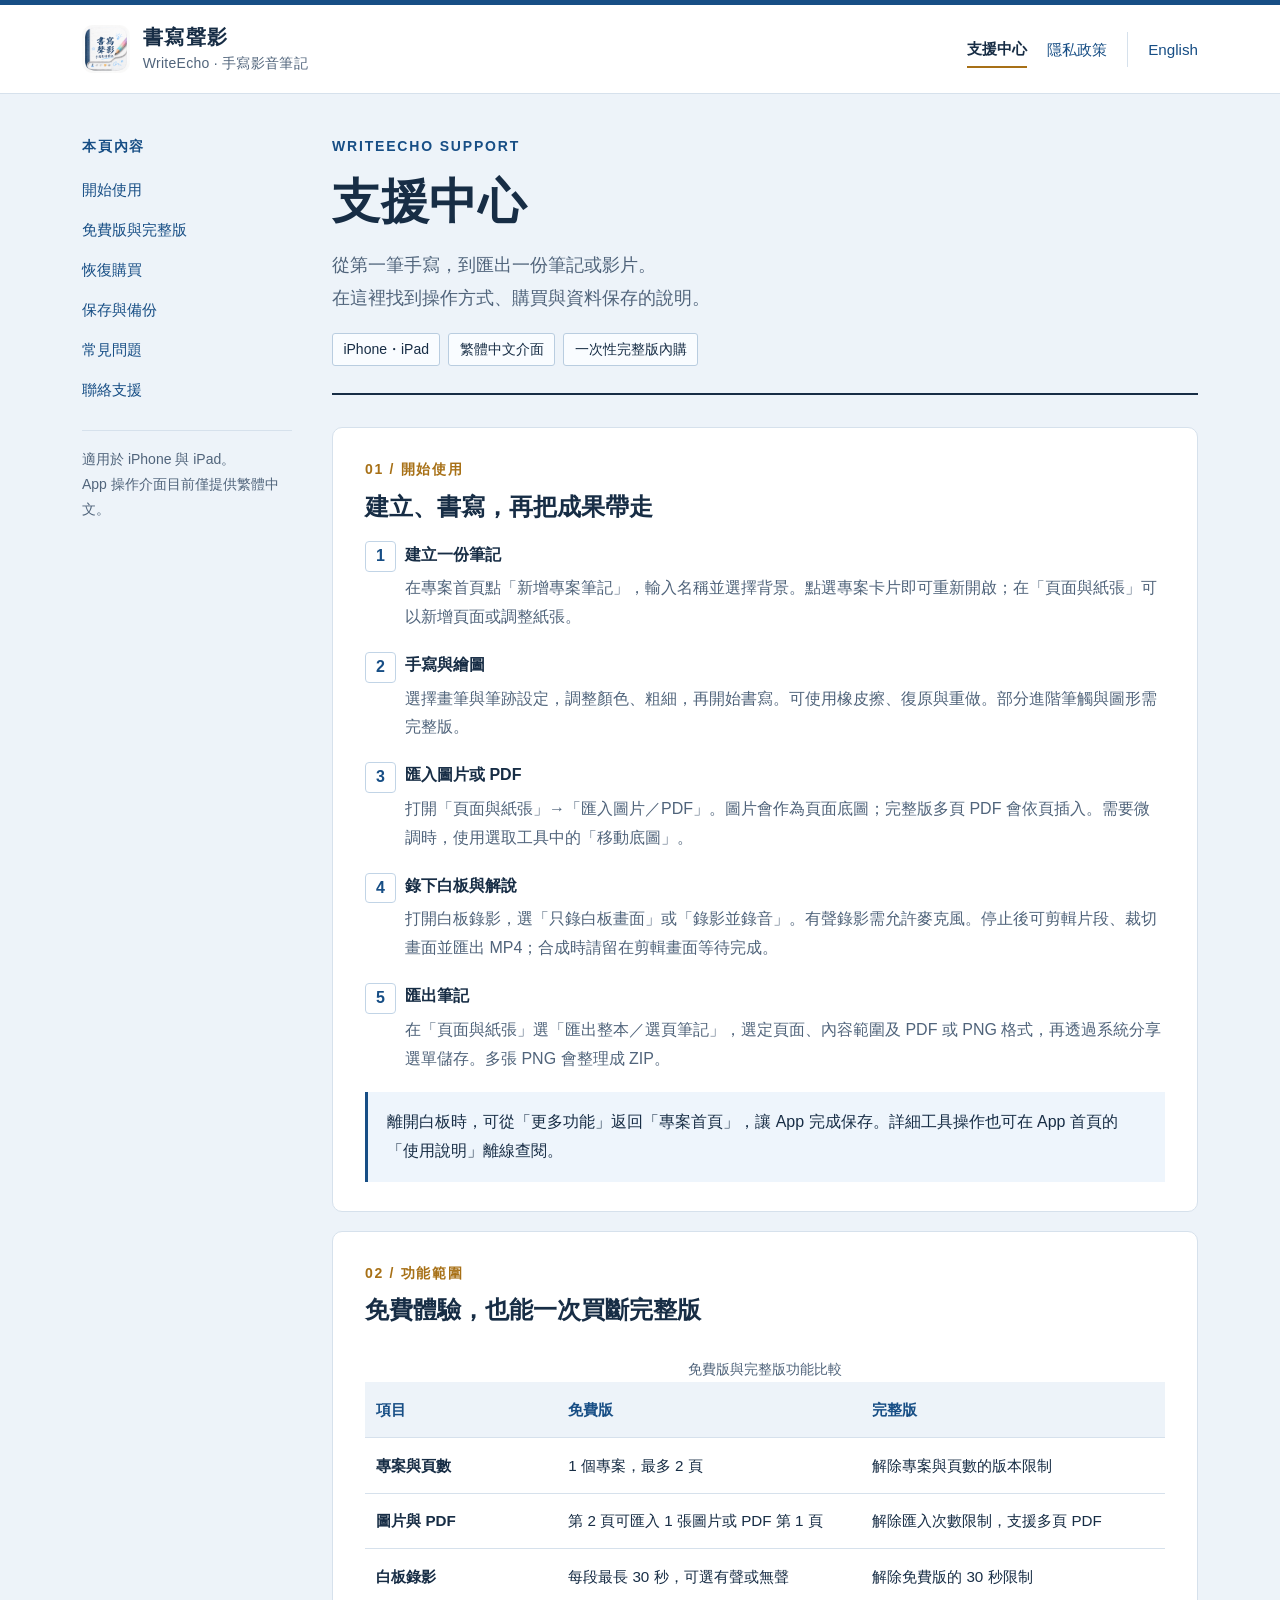
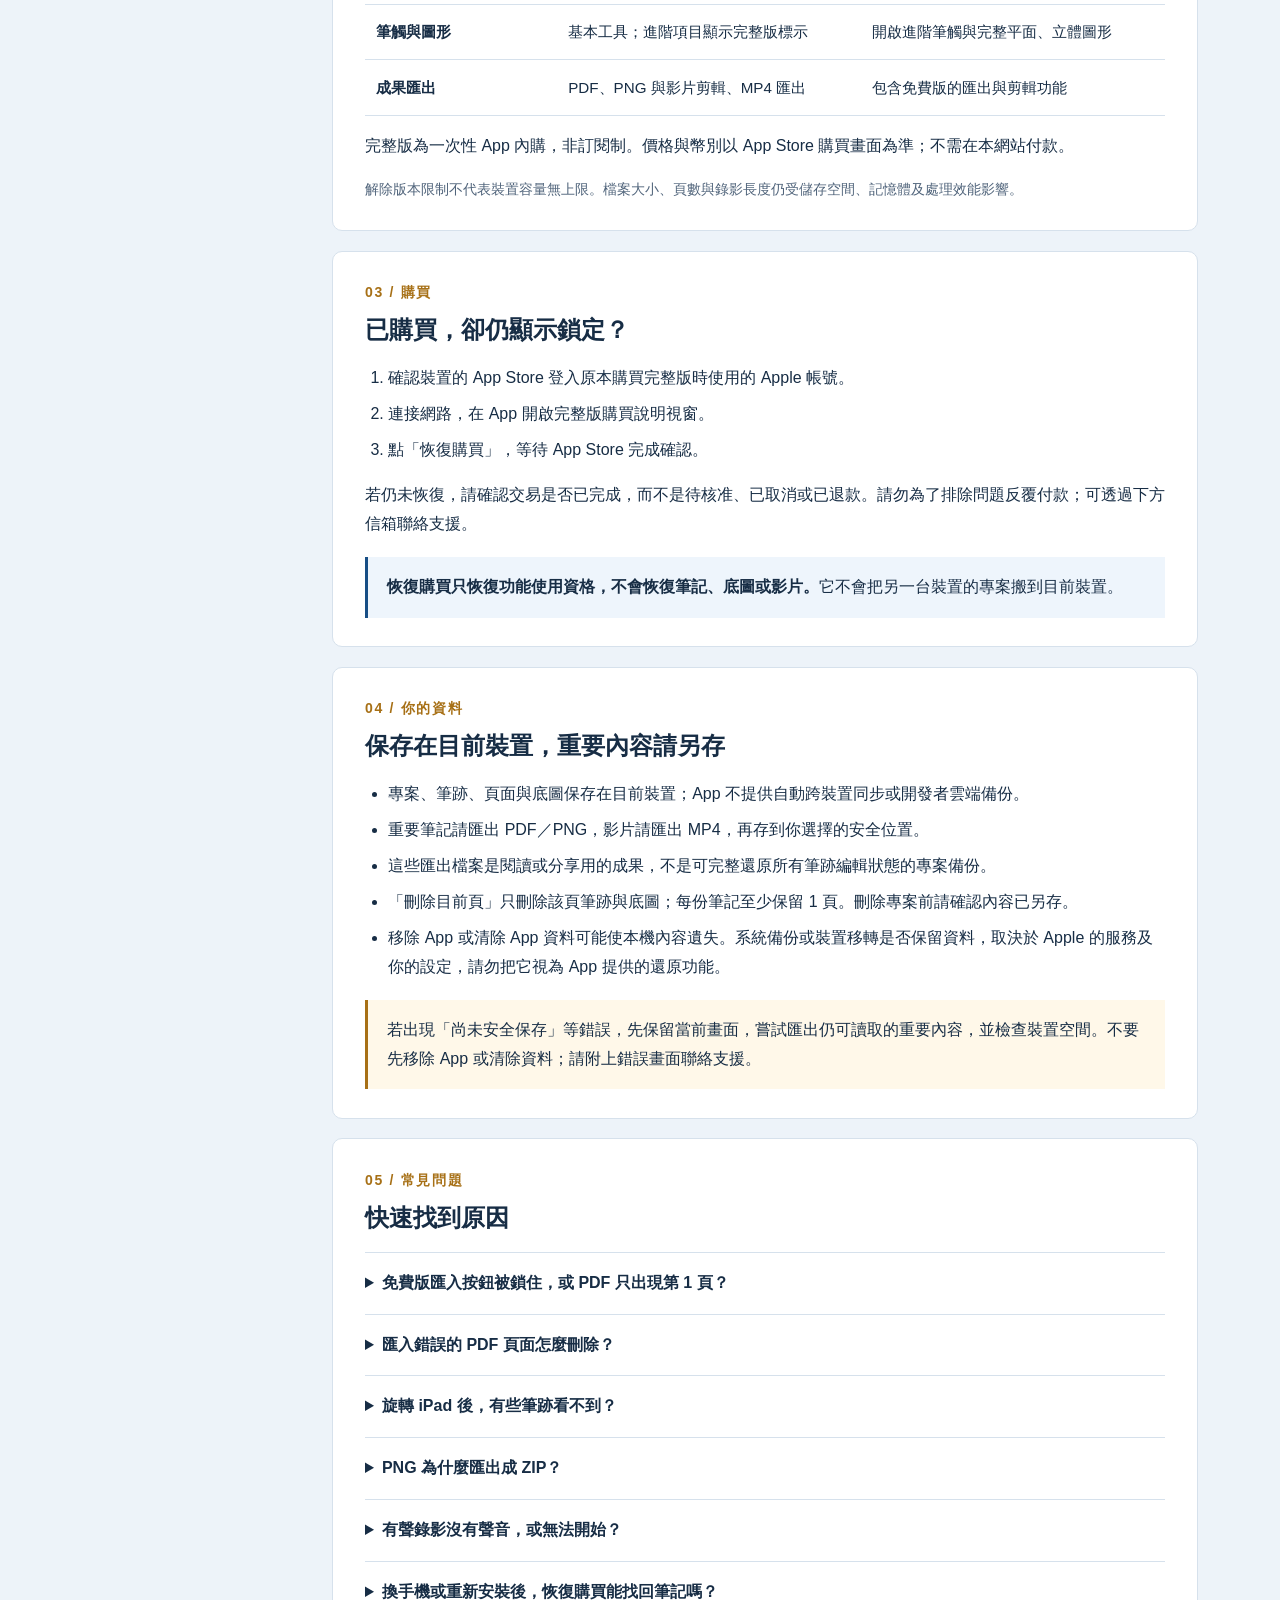
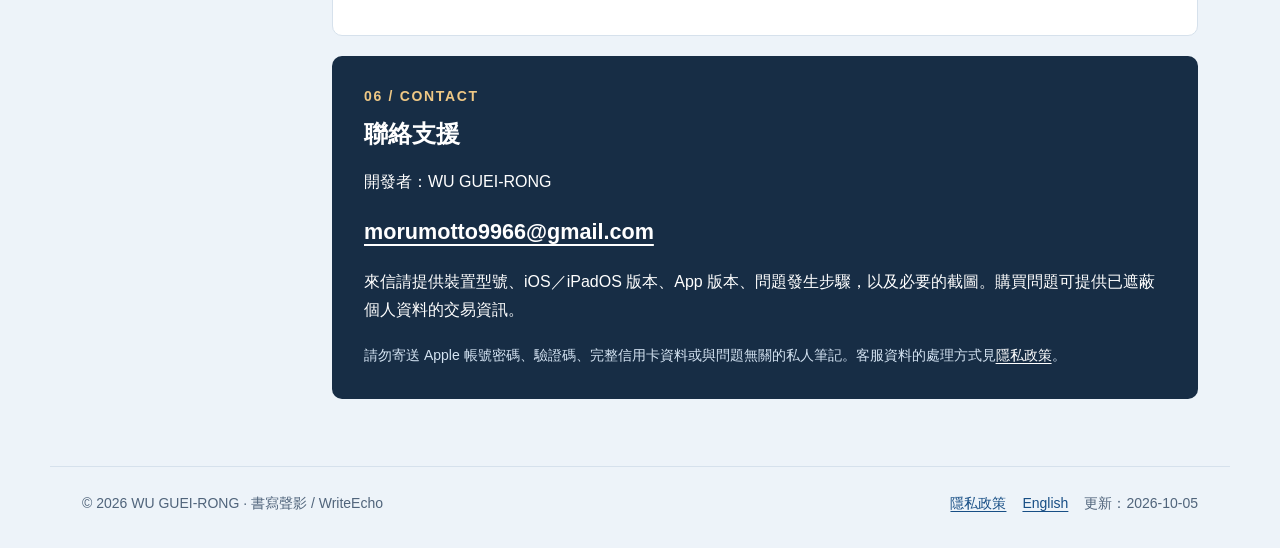
<file: index.html>
<!doctype html>
<html lang="zh-Hant">
<head>
  <meta charset="utf-8"><meta name="viewport" content="width=device-width, initial-scale=1">
  <meta name="description" content="書寫聲影／WriteEcho 支援中心：手寫筆記、圖片與 PDF 匯入、白板錄影、免費版與完整版、恢復購買、保存與聯絡方式。">
  <meta name="referrer" content="strict-origin-when-cross-origin">
  <title>支援中心｜書寫聲影・WriteEcho</title>
  <link rel="icon" href="app-icon.png" type="image/png"><link rel="stylesheet" href="styles.css">
  <link rel="alternate" hreflang="en" href="en.html">
</head>
<body>
  <a class="skip" href="#main">跳至主要內容</a>
  <header class="header"><div class="header-inner">
    <a class="brand" href="index.html"><img src="app-icon.png" width="48" height="48" alt=""><span><strong>書寫聲影</strong><small>WriteEcho · 手寫影音筆記</small></span></a>
    <nav class="top-nav" aria-label="網站導覽"><a href="index.html" aria-current="page">支援中心</a><a href="privacy.html">隱私政策</a><a class="language" href="en.html" lang="en" hreflang="en">English</a></nav>
  </div></header>
  <div class="layout">
    <aside class="sidebar"><p class="eyebrow">本頁內容</p><nav aria-label="頁內導覽">
      <a href="#start">開始使用</a><a href="#plans">免費版與完整版</a><a href="#restore">恢復購買</a><a href="#storage">保存與備份</a><a href="#faq">常見問題</a><a href="#contact">聯絡支援</a>
    </nav><p class="side-note">適用於 iPhone 與 iPad。<br>App 操作介面目前僅提供繁體中文。</p></aside>
    <main class="content" id="main">
      <div class="intro"><p class="eyebrow">WRITEECHO SUPPORT</p><h1>支援中心</h1><p class="lead">從第一筆手寫，到匯出一份筆記或影片。<br>在這裡找到操作方式、購買與資料保存的說明。</p><div class="chips"><span>iPhone・iPad</span><span>繁體中文介面</span><span>一次性完整版內購</span></div></div>
      <section class="section" id="start"><span class="section-number">01 / 開始使用</span><h2>建立、書寫，再把成果帶走</h2>
        <ol class="steps">
          <li><strong>建立一份筆記</strong><p>在專案首頁點「新增專案筆記」，輸入名稱並選擇背景。點選專案卡片即可重新開啟；在「頁面與紙張」可以新增頁面或調整紙張。</p></li>
          <li><strong>手寫與繪圖</strong><p>選擇畫筆與筆跡設定，調整顏色、粗細，再開始書寫。可使用橡皮擦、復原與重做。部分進階筆觸與圖形需完整版。</p></li>
          <li><strong>匯入圖片或 PDF</strong><p>打開「頁面與紙張」→「匯入圖片／PDF」。圖片會作為頁面底圖；完整版多頁 PDF 會依頁插入。需要微調時，使用選取工具中的「移動底圖」。</p></li>
          <li><strong>錄下白板與解說</strong><p>打開白板錄影，選「只錄白板畫面」或「錄影並錄音」。有聲錄影需允許麥克風。停止後可剪輯片段、裁切畫面並匯出 MP4；合成時請留在剪輯畫面等待完成。</p></li>
          <li><strong>匯出筆記</strong><p>在「頁面與紙張」選「匯出整本／選頁筆記」，選定頁面、內容範圍及 PDF 或 PNG 格式，再透過系統分享選單儲存。多張 PNG 會整理成 ZIP。</p></li>
        </ol>
        <p class="notice">離開白板時，可從「更多功能」返回「專案首頁」，讓 App 完成保存。詳細工具操作也可在 App 首頁的「使用說明」離線查閱。</p>
      </section>
      <section class="section" id="plans"><span class="section-number">02 / 功能範圍</span><h2>免費體驗，也能一次買斷完整版</h2>
        <div class="table-wrap"><table><caption class="meta">免費版與完整版功能比較</caption><thead><tr><th scope="col">項目</th><th scope="col">免費版</th><th scope="col">完整版</th></tr></thead><tbody>
          <tr><th scope="row">專案與頁數</th><td>1 個專案，最多 2 頁</td><td>解除專案與頁數的版本限制</td></tr>
          <tr><th scope="row">圖片與 PDF</th><td>第 2 頁可匯入 1 張圖片或 PDF 第 1 頁</td><td>解除匯入次數限制，支援多頁 PDF</td></tr>
          <tr><th scope="row">白板錄影</th><td>每段最長 30 秒，可選有聲或無聲</td><td>解除免費版的 30 秒限制</td></tr>
          <tr><th scope="row">筆觸與圖形</th><td>基本工具；進階項目顯示完整版標示</td><td>開啟進階筆觸與完整平面、立體圖形</td></tr>
          <tr><th scope="row">成果匯出</th><td>PDF、PNG 與影片剪輯、MP4 匯出</td><td>包含免費版的匯出與剪輯功能</td></tr>
        </tbody></table></div>
        <p>完整版為一次性 App 內購，非訂閱制。價格與幣別以 App Store 購買畫面為準；不需在本網站付款。</p>
        <p class="meta">解除版本限制不代表裝置容量無上限。檔案大小、頁數與錄影長度仍受儲存空間、記憶體及處理效能影響。</p>
      </section>
      <section class="section" id="restore"><span class="section-number">03 / 購買</span><h2>已購買，卻仍顯示鎖定？</h2>
        <ol><li>確認裝置的 App Store 登入原本購買完整版時使用的 Apple 帳號。</li><li>連接網路，在 App 開啟完整版購買說明視窗。</li><li>點「恢復購買」，等待 App Store 完成確認。</li></ol>
        <p>若仍未恢復，請確認交易是否已完成，而不是待核准、已取消或已退款。請勿為了排除問題反覆付款；可透過下方信箱聯絡支援。</p>
        <p class="notice"><strong>恢復購買只恢復功能使用資格，不會恢復筆記、底圖或影片。</strong>它不會把另一台裝置的專案搬到目前裝置。</p>
      </section>
      <section class="section" id="storage"><span class="section-number">04 / 你的資料</span><h2>保存在目前裝置，重要內容請另存</h2>
        <ul><li>專案、筆跡、頁面與底圖保存在目前裝置；App 不提供自動跨裝置同步或開發者雲端備份。</li><li>重要筆記請匯出 PDF／PNG，影片請匯出 MP4，再存到你選擇的安全位置。</li><li>這些匯出檔案是閱讀或分享用的成果，不是可完整還原所有筆跡編輯狀態的專案備份。</li><li>「刪除目前頁」只刪除該頁筆跡與底圖；每份筆記至少保留 1 頁。刪除專案前請確認內容已另存。</li><li>移除 App 或清除 App 資料可能使本機內容遺失。系統備份或裝置移轉是否保留資料，取決於 Apple 的服務及你的設定，請勿把它視為 App 提供的還原功能。</li></ul>
        <p class="notice warning">若出現「尚未安全保存」等錯誤，先保留當前畫面，嘗試匯出仍可讀取的重要內容，並檢查裝置空間。不要先移除 App 或清除資料；請附上錯誤畫面聯絡支援。</p>
      </section>
      <section class="section" id="faq"><span class="section-number">05 / 常見問題</span><h2>快速找到原因</h2>
        <details><summary>免費版匯入按鈕被鎖住，或 PDF 只出現第 1 頁？</summary><p>免費版只能在專案第 2 頁匯入 1 張圖片或 PDF 的第 1 頁。先建立並切換到第 2 頁；多頁 PDF 匯入及更多次匯入需完整版。</p></details>
        <details><summary>匯入錯誤的 PDF 頁面怎麼刪除？</summary><p>切換到不需要的頁面，在「頁面與紙張」選「刪除目前頁」並確認。多頁 PDF 可以逐頁刪除；唯一剩下的一頁不能刪除。</p></details>
        <details><summary>旋轉 iPad 後，有些筆跡看不到？</summary><p>直橫向切換會改變可見範圍。先用「移動畫布」查看畫面外的內容；「畫布回到中央」調整觀看位置，「底圖回到中央」則調整匯入底圖的位置與大小，兩者不同。</p></details>
        <details><summary>PNG 為什麼匯出成 ZIP？</summary><p>多頁或分段輸出會產生多張 PNG，因此整理成 ZIP。先用分享面板「儲存到檔案」，再在「檔案」App 點 ZIP，開啟解壓縮後的資料夾查看圖片。</p></details>
        <details><summary>有聲錄影沒有聲音，或無法開始？</summary><p>先確認選擇「錄影並錄音」，並在 iPhone／iPad「設定」的麥克風權限中允許本 App 使用。若不想授權，可改用「只錄白板畫面」。播放時也請確認裝置音量及輸出裝置。</p></details>
        <details><summary>換手機或重新安裝後，恢復購買能找回筆記嗎？</summary><p>不能。購買資格與本機筆記是不同資料。App 沒有開發者雲端筆記副本；請事先匯出重要成果。不要為了排除保存問題先刪除 App。</p></details>
      </section>
      <section class="section contact" id="contact"><span class="section-number">06 / CONTACT</span><h2>聯絡支援</h2><p>開發者：WU GUEI-RONG</p><p><a class="email" href="mailto:morumotto9966@gmail.com?subject=WriteEcho%20Support">morumotto9966@gmail.com</a></p><p>來信請提供裝置型號、iOS／iPadOS 版本、App 版本、問題發生步驟，以及必要的截圖。購買問題可提供已遮蔽個人資料的交易資訊。</p><p><small>請勿寄送 Apple 帳號密碼、驗證碼、完整信用卡資料或與問題無關的私人筆記。客服資料的處理方式見<a href="privacy.html#contact-data">隱私政策</a>。</small></p></section>
    </main>
  </div>
  <footer class="footer"><p>© 2026 WU GUEI-RONG · 書寫聲影 / WriteEcho</p><div class="footer-links"><a href="privacy.html">隱私政策</a><a href="en.html" lang="en">English</a><span>更新：2026-10-05</span></div></footer>
</body></html>
</file>
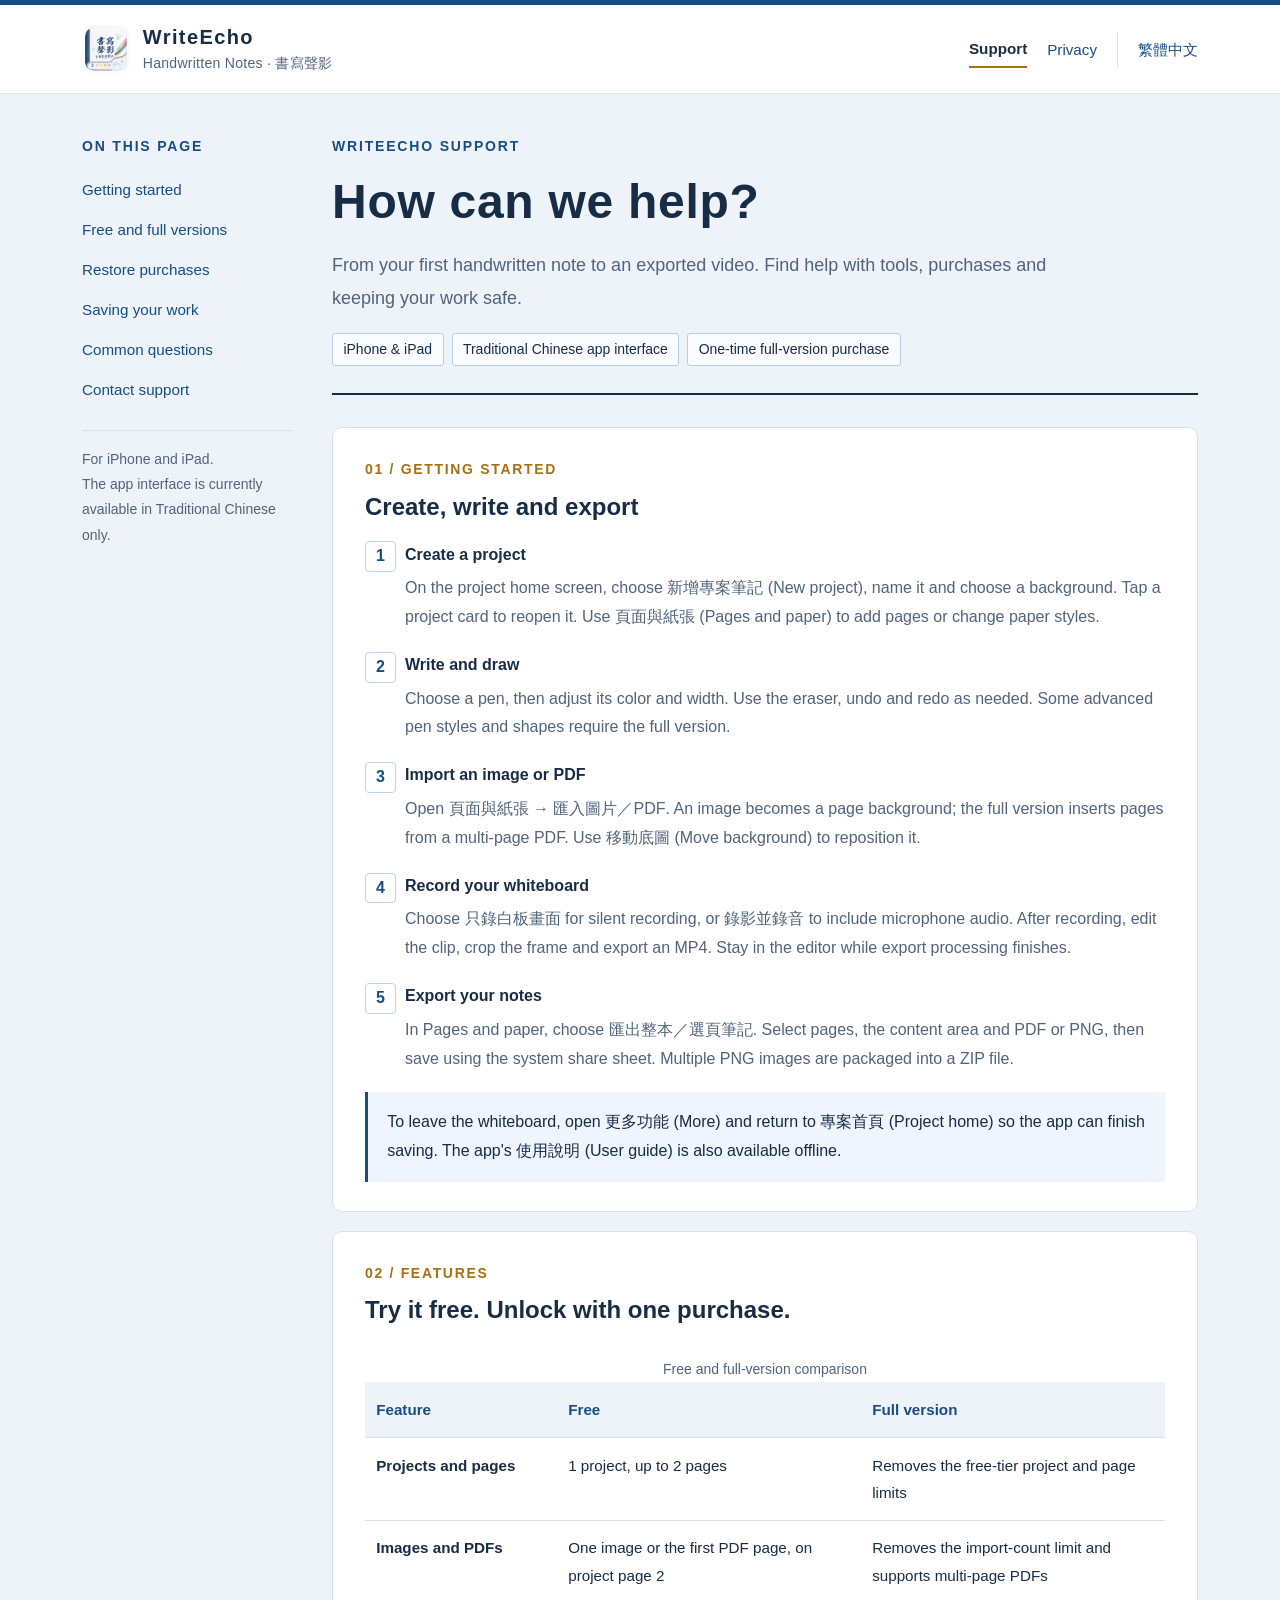
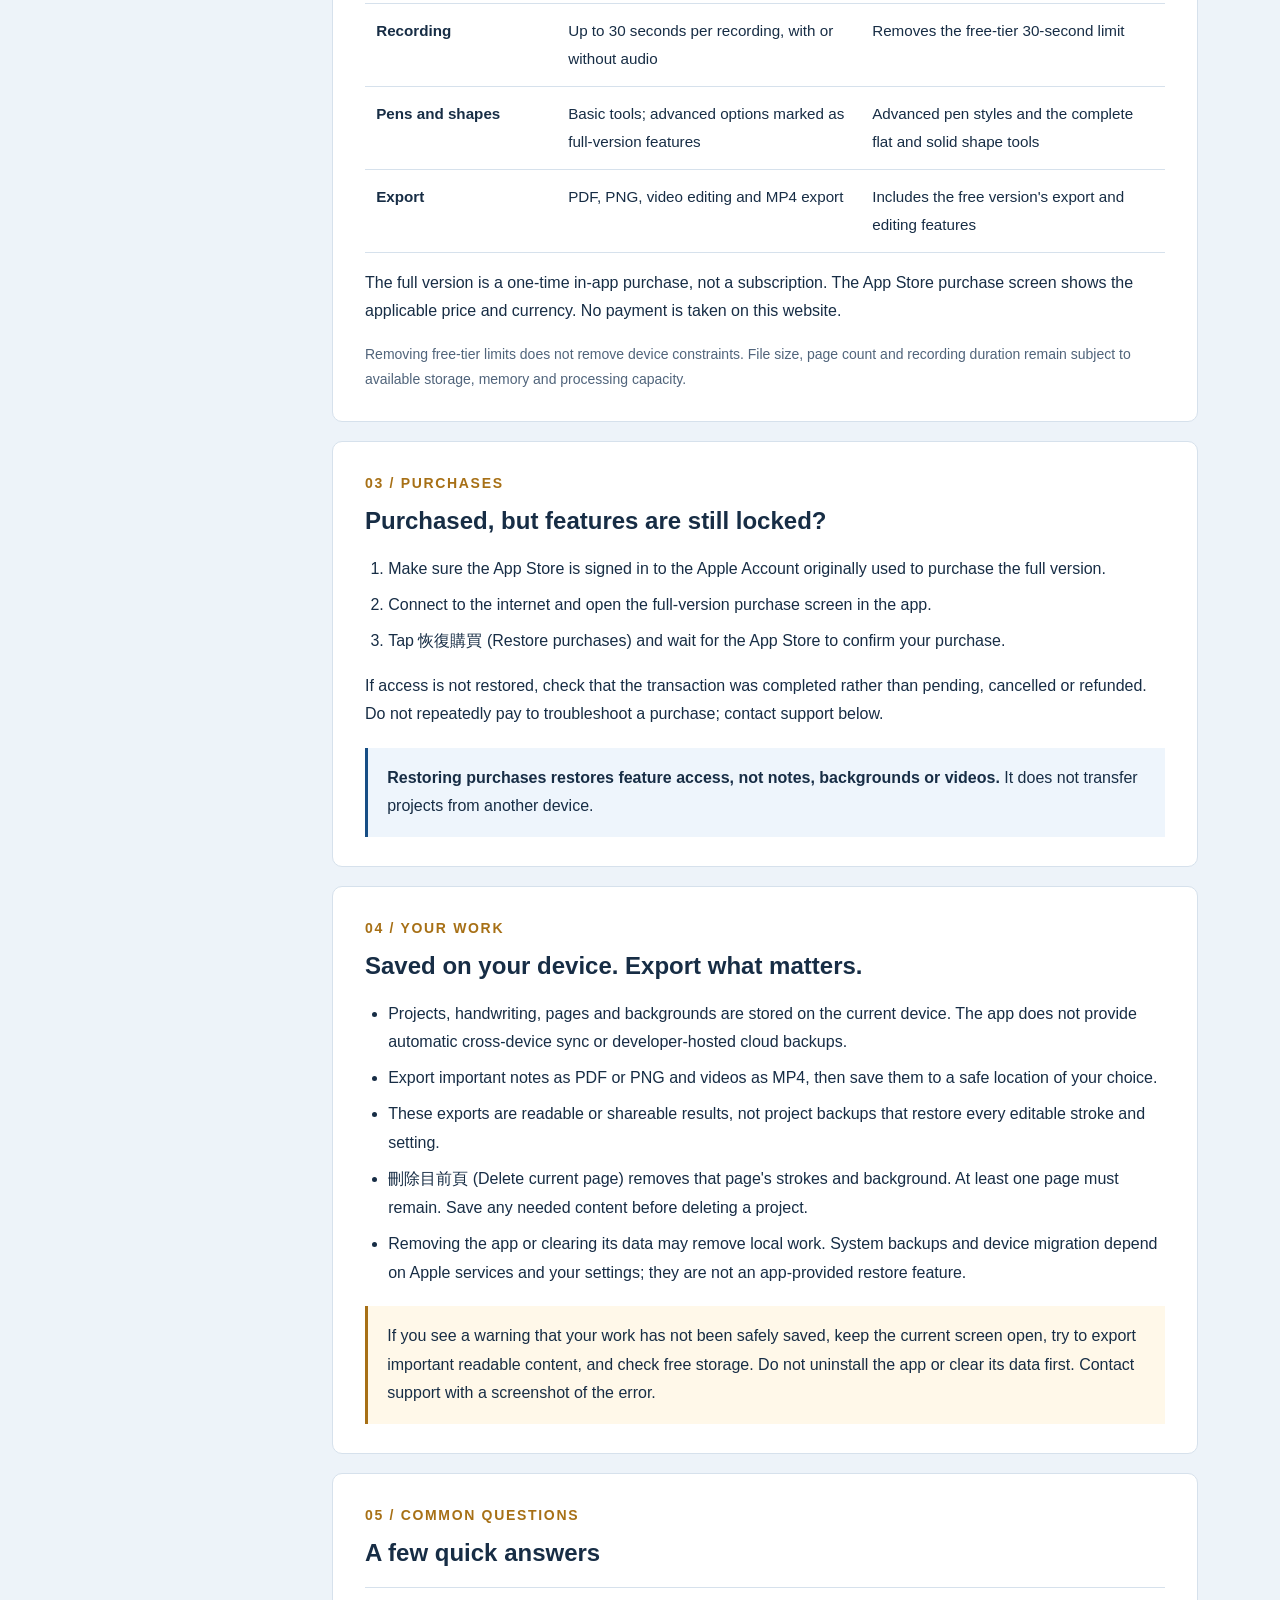
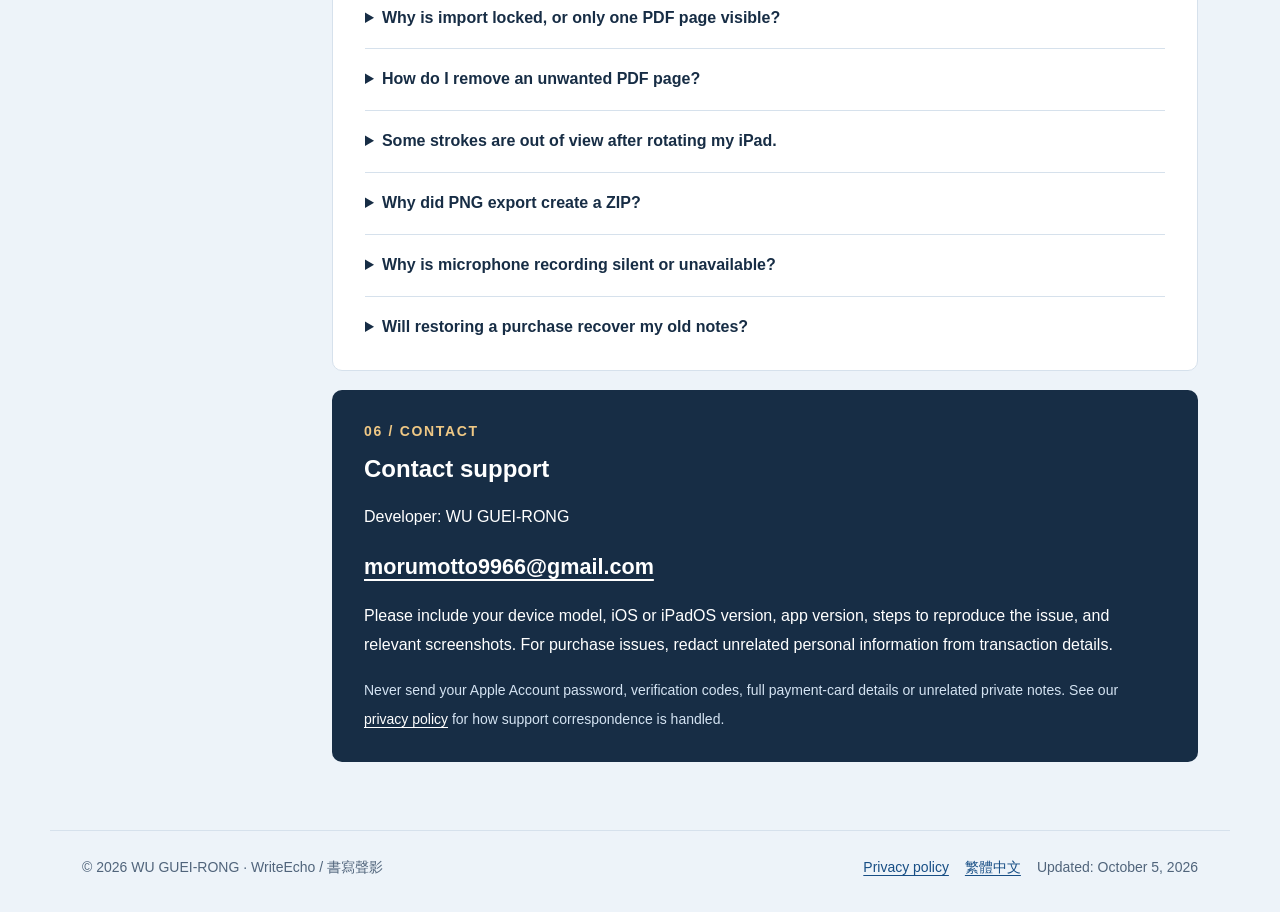
<file: en.html>
<!doctype html>
<html lang="en"><head>
  <meta charset="utf-8"><meta name="viewport" content="width=device-width, initial-scale=1">
  <meta name="description" content="WriteEcho support: handwritten notes, image and PDF import, whiteboard recording, free and full versions, restoring purchases, local storage and contact information.">
  <meta name="referrer" content="strict-origin-when-cross-origin"><title>Support | WriteEcho</title>
  <link rel="icon" href="app-icon.png" type="image/png"><link rel="stylesheet" href="styles.css"><link rel="alternate" hreflang="zh-Hant" href="index.html">
</head><body>
  <a class="skip" href="#main">Skip to content</a>
  <header class="header"><div class="header-inner"><a class="brand" href="en.html"><img src="app-icon.png" width="48" height="48" alt=""><span><strong>WriteEcho</strong><small>Handwritten Notes · 書寫聲影</small></span></a><nav class="top-nav" aria-label="Main navigation"><a href="en.html" aria-current="page">Support</a><a href="privacy-en.html">Privacy</a><a class="language" href="index.html" lang="zh-Hant" hreflang="zh-Hant">繁體中文</a></nav></div></header>
  <div class="layout"><aside class="sidebar"><p class="eyebrow">ON THIS PAGE</p><nav aria-label="On this page"><a href="#start">Getting started</a><a href="#plans">Free and full versions</a><a href="#restore">Restore purchases</a><a href="#storage">Saving your work</a><a href="#faq">Common questions</a><a href="#contact">Contact support</a></nav><p class="side-note">For iPhone and iPad.<br>The app interface is currently available in Traditional Chinese only.</p></aside>
  <main class="content" id="main"><div class="intro"><p class="eyebrow">WRITEECHO SUPPORT</p><h1>How can we help?</h1><p class="lead">From your first handwritten note to an exported video. Find help with tools, purchases and keeping your work safe.</p><div class="chips"><span>iPhone &amp; iPad</span><span>Traditional Chinese app interface</span><span>One-time full-version purchase</span></div></div>
    <section class="section" id="start"><span class="section-number">01 / GETTING STARTED</span><h2>Create, write and export</h2><ol class="steps">
      <li><strong>Create a project</strong><p>On the project home screen, choose <span lang="zh-Hant">新增專案筆記</span> (New project), name it and choose a background. Tap a project card to reopen it. Use <span lang="zh-Hant">頁面與紙張</span> (Pages and paper) to add pages or change paper styles.</p></li>
      <li><strong>Write and draw</strong><p>Choose a pen, then adjust its color and width. Use the eraser, undo and redo as needed. Some advanced pen styles and shapes require the full version.</p></li>
      <li><strong>Import an image or PDF</strong><p>Open <span lang="zh-Hant">頁面與紙張</span> → <span lang="zh-Hant">匯入圖片／PDF</span>. An image becomes a page background; the full version inserts pages from a multi-page PDF. Use <span lang="zh-Hant">移動底圖</span> (Move background) to reposition it.</p></li>
      <li><strong>Record your whiteboard</strong><p>Choose <span lang="zh-Hant">只錄白板畫面</span> for silent recording, or <span lang="zh-Hant">錄影並錄音</span> to include microphone audio. After recording, edit the clip, crop the frame and export an MP4. Stay in the editor while export processing finishes.</p></li>
      <li><strong>Export your notes</strong><p>In Pages and paper, choose <span lang="zh-Hant">匯出整本／選頁筆記</span>. Select pages, the content area and PDF or PNG, then save using the system share sheet. Multiple PNG images are packaged into a ZIP file.</p></li>
    </ol><p class="notice">To leave the whiteboard, open <span lang="zh-Hant">更多功能</span> (More) and return to <span lang="zh-Hant">專案首頁</span> (Project home) so the app can finish saving. The app's <span lang="zh-Hant">使用說明</span> (User guide) is also available offline.</p></section>
    <section class="section" id="plans"><span class="section-number">02 / FEATURES</span><h2>Try it free. Unlock with one purchase.</h2><div class="table-wrap"><table><caption class="meta">Free and full-version comparison</caption><thead><tr><th scope="col">Feature</th><th scope="col">Free</th><th scope="col">Full version</th></tr></thead><tbody>
      <tr><th scope="row">Projects and pages</th><td>1 project, up to 2 pages</td><td>Removes the free-tier project and page limits</td></tr>
      <tr><th scope="row">Images and PDFs</th><td>One image or the first PDF page, on project page 2</td><td>Removes the import-count limit and supports multi-page PDFs</td></tr>
      <tr><th scope="row">Recording</th><td>Up to 30 seconds per recording, with or without audio</td><td>Removes the free-tier 30-second limit</td></tr>
      <tr><th scope="row">Pens and shapes</th><td>Basic tools; advanced options marked as full-version features</td><td>Advanced pen styles and the complete flat and solid shape tools</td></tr>
      <tr><th scope="row">Export</th><td>PDF, PNG, video editing and MP4 export</td><td>Includes the free version's export and editing features</td></tr>
    </tbody></table></div><p>The full version is a one-time in-app purchase, not a subscription. The App Store purchase screen shows the applicable price and currency. No payment is taken on this website.</p><p class="meta">Removing free-tier limits does not remove device constraints. File size, page count and recording duration remain subject to available storage, memory and processing capacity.</p></section>
    <section class="section" id="restore"><span class="section-number">03 / PURCHASES</span><h2>Purchased, but features are still locked?</h2><ol><li>Make sure the App Store is signed in to the Apple Account originally used to purchase the full version.</li><li>Connect to the internet and open the full-version purchase screen in the app.</li><li>Tap <span lang="zh-Hant">恢復購買</span> (Restore purchases) and wait for the App Store to confirm your purchase.</li></ol><p>If access is not restored, check that the transaction was completed rather than pending, cancelled or refunded. Do not repeatedly pay to troubleshoot a purchase; contact support below.</p><p class="notice"><strong>Restoring purchases restores feature access, not notes, backgrounds or videos.</strong> It does not transfer projects from another device.</p></section>
    <section class="section" id="storage"><span class="section-number">04 / YOUR WORK</span><h2>Saved on your device. Export what matters.</h2><ul><li>Projects, handwriting, pages and backgrounds are stored on the current device. The app does not provide automatic cross-device sync or developer-hosted cloud backups.</li><li>Export important notes as PDF or PNG and videos as MP4, then save them to a safe location of your choice.</li><li>These exports are readable or shareable results, not project backups that restore every editable stroke and setting.</li><li><span lang="zh-Hant">刪除目前頁</span> (Delete current page) removes that page's strokes and background. At least one page must remain. Save any needed content before deleting a project.</li><li>Removing the app or clearing its data may remove local work. System backups and device migration depend on Apple services and your settings; they are not an app-provided restore feature.</li></ul><p class="notice warning">If you see a warning that your work has not been safely saved, keep the current screen open, try to export important readable content, and check free storage. Do not uninstall the app or clear its data first. Contact support with a screenshot of the error.</p></section>
    <section class="section" id="faq"><span class="section-number">05 / COMMON QUESTIONS</span><h2>A few quick answers</h2>
      <details><summary>Why is import locked, or only one PDF page visible?</summary><p>The free version can import one image or the first page of a PDF on project page 2. Create and switch to page 2 first. Multi-page PDFs and additional imports require the full version.</p></details>
      <details><summary>How do I remove an unwanted PDF page?</summary><p>Switch to that page, open Pages and paper, choose <span lang="zh-Hant">刪除目前頁</span> (Delete current page), and confirm. Remove unwanted PDF pages individually. The only remaining page cannot be deleted.</p></details>
      <details><summary>Some strokes are out of view after rotating my iPad.</summary><p>Rotation changes the visible area. Use <span lang="zh-Hant">移動畫布</span> (Pan canvas) to see content outside the screen. <span lang="zh-Hant">畫布回到中央</span> changes the viewing position; <span lang="zh-Hant">底圖回到中央</span> resets the imported background's position and size. These are different actions.</p></details>
      <details><summary>Why did PNG export create a ZIP?</summary><p>Multiple pages or large split exports create multiple PNG images, which are packaged into a ZIP. Choose Save to Files in the share sheet, then tap the ZIP in the Files app and open the extracted folder.</p></details>
      <details><summary>Why is microphone recording silent or unavailable?</summary><p>Choose <span lang="zh-Hant">錄影並錄音</span> and allow microphone access for this app in iPhone or iPad Settings. You can choose silent whiteboard recording instead if you do not want to grant access. Also check playback volume and the audio output device.</p></details>
      <details><summary>Will restoring a purchase recover my old notes?</summary><p>No. Purchase access and local notes are separate. There is no developer-hosted cloud copy of your notes. Export important work in advance, and do not delete the app as a first step when investigating a saving problem.</p></details>
    </section>
    <section class="section contact" id="contact"><span class="section-number">06 / CONTACT</span><h2>Contact support</h2><p>Developer: WU GUEI-RONG</p><p><a class="email" href="mailto:morumotto9966@gmail.com?subject=WriteEcho%20Support">morumotto9966@gmail.com</a></p><p>Please include your device model, iOS or iPadOS version, app version, steps to reproduce the issue, and relevant screenshots. For purchase issues, redact unrelated personal information from transaction details.</p><p><small>Never send your Apple Account password, verification codes, full payment-card details or unrelated private notes. See our <a href="privacy-en.html#contact-data">privacy policy</a> for how support correspondence is handled.</small></p></section>
  </main></div><footer class="footer"><p>© 2026 WU GUEI-RONG · WriteEcho / 書寫聲影</p><div class="footer-links"><a href="privacy-en.html">Privacy policy</a><a href="index.html" lang="zh-Hant">繁體中文</a><span>Updated: October 5, 2026</span></div></footer>
</body></html>
</file>
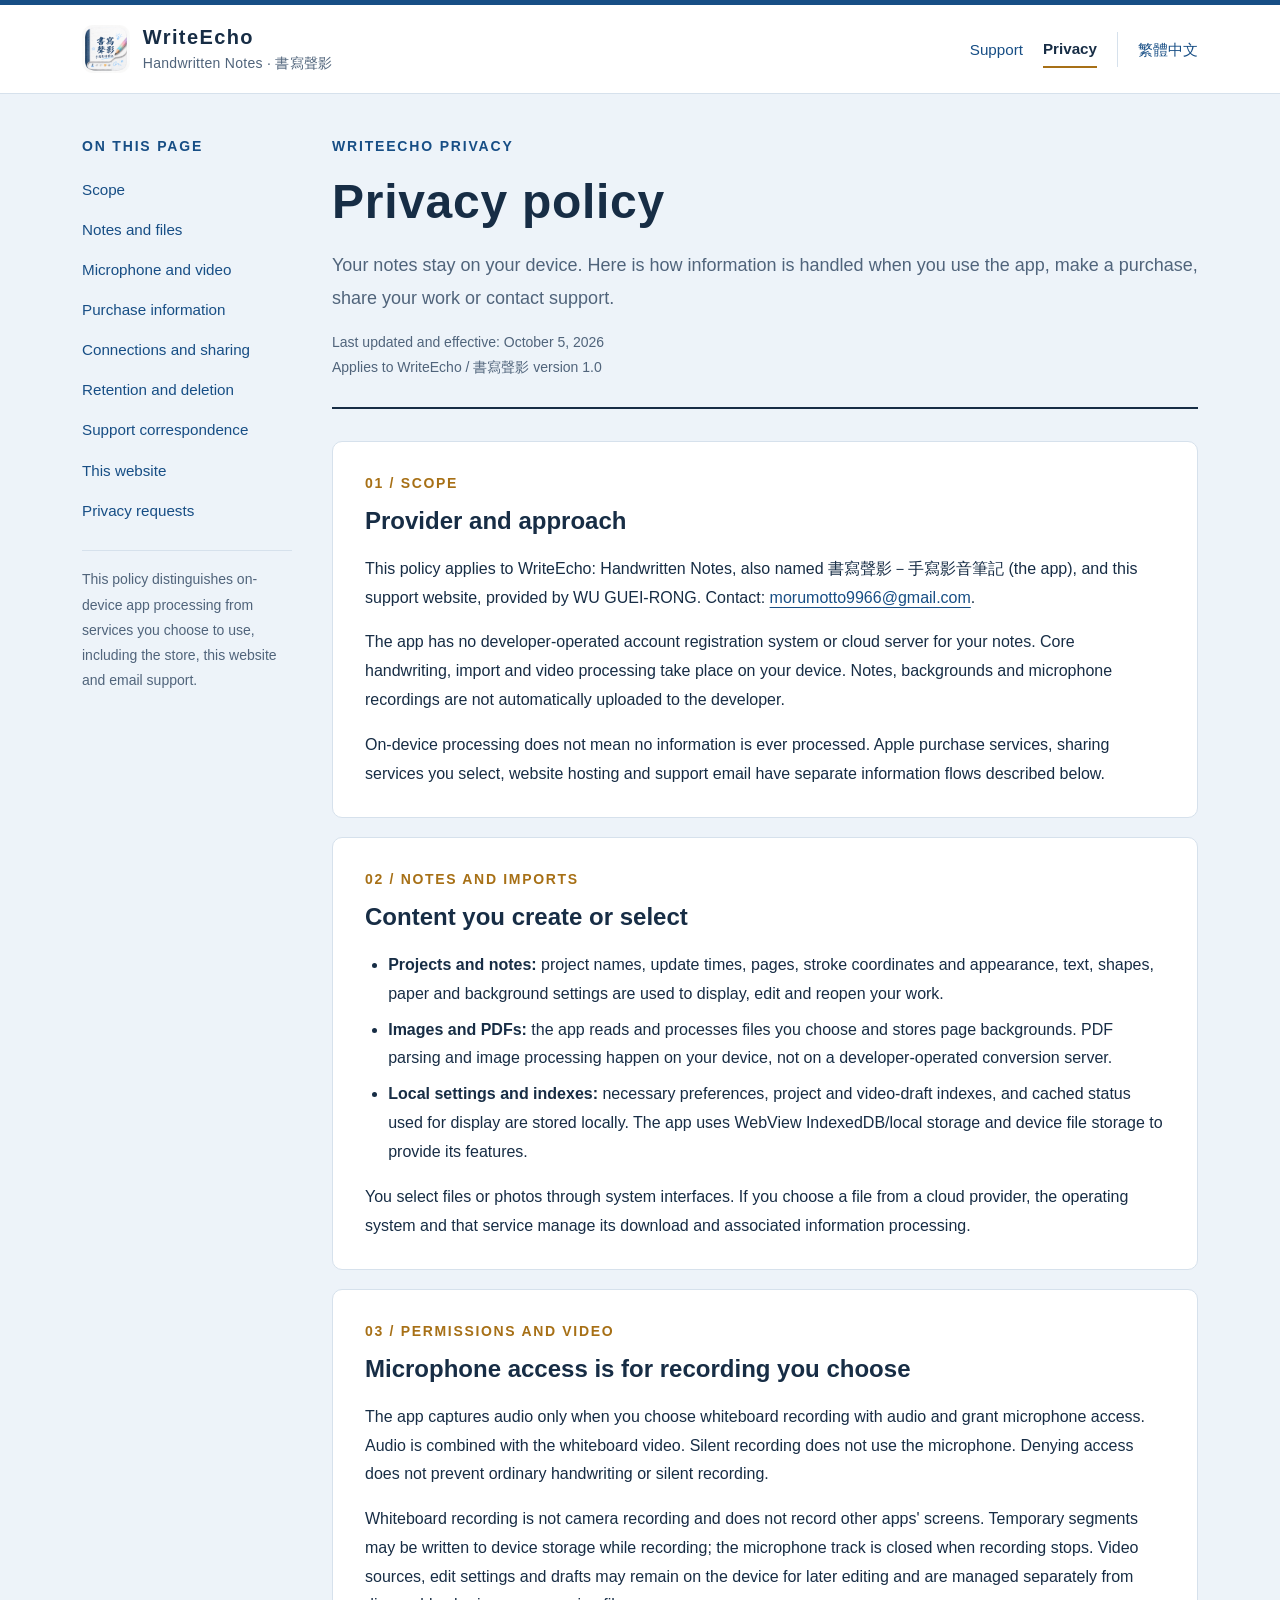
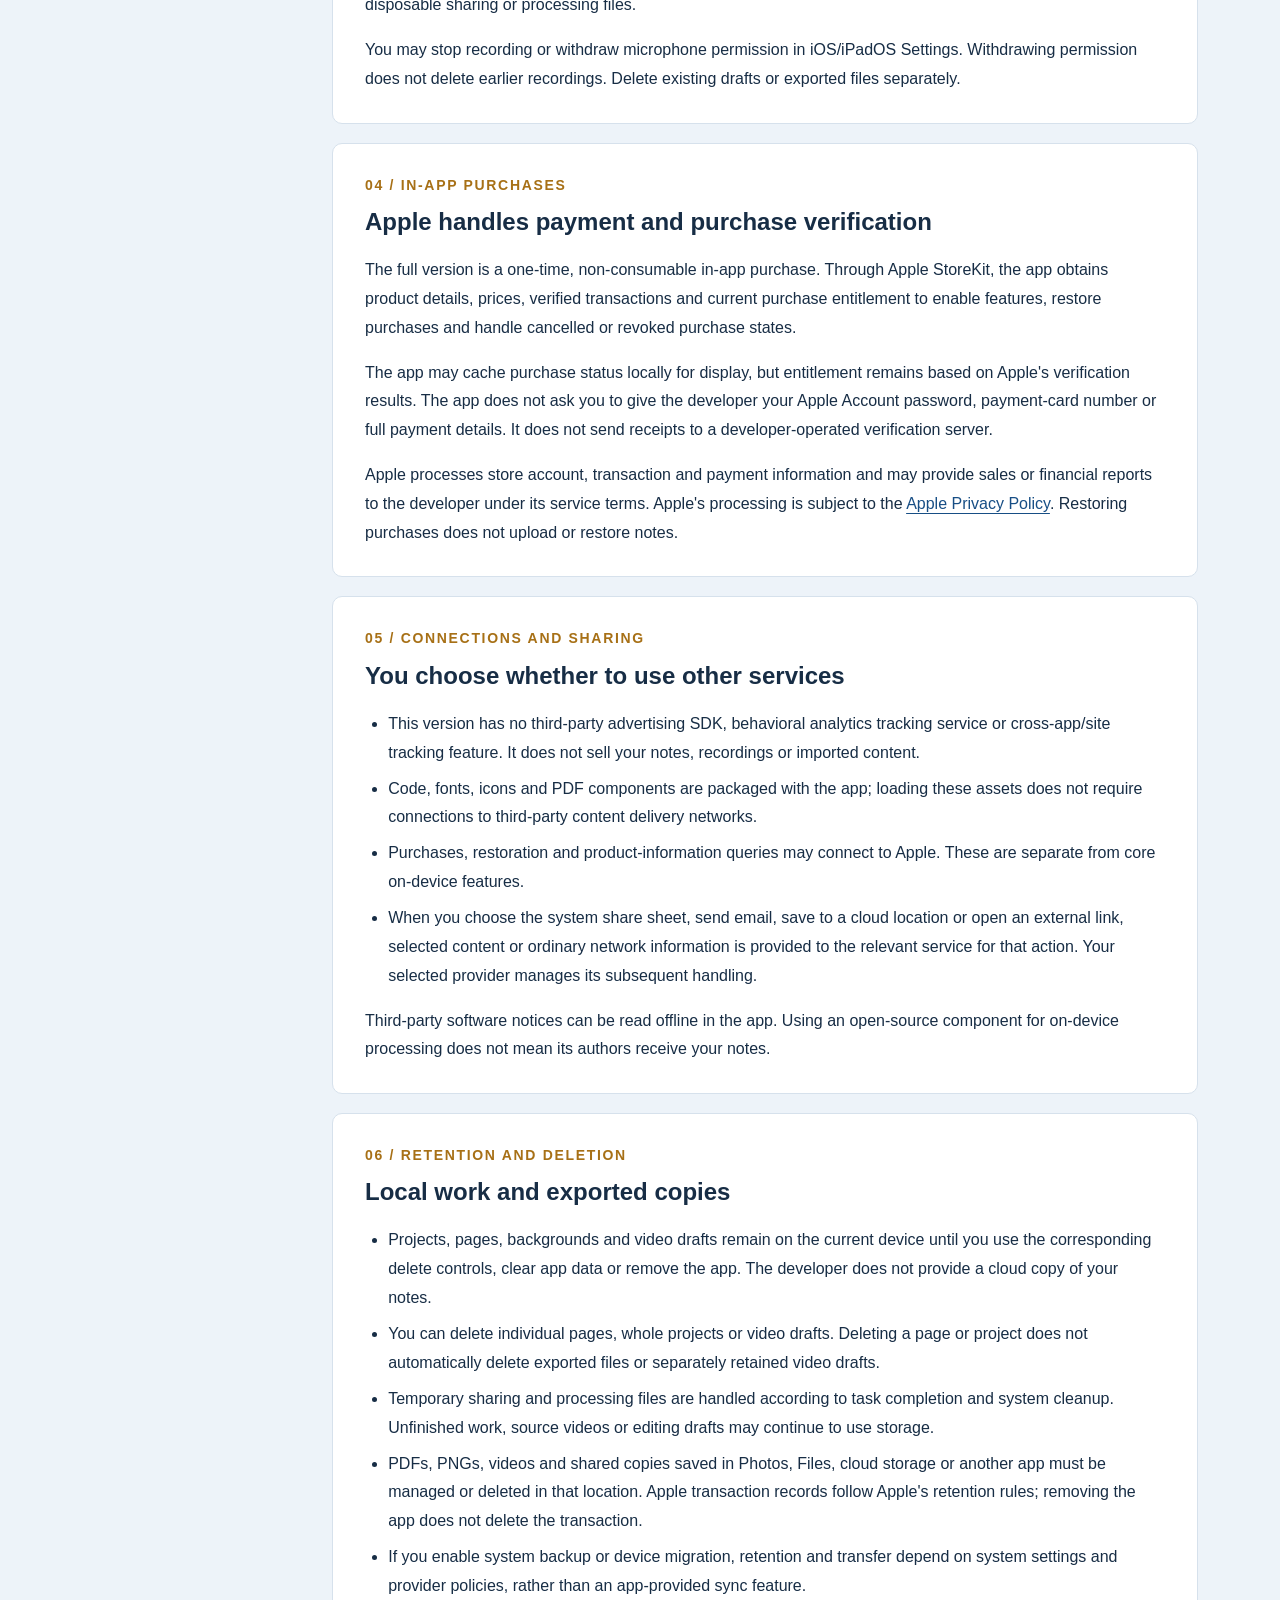
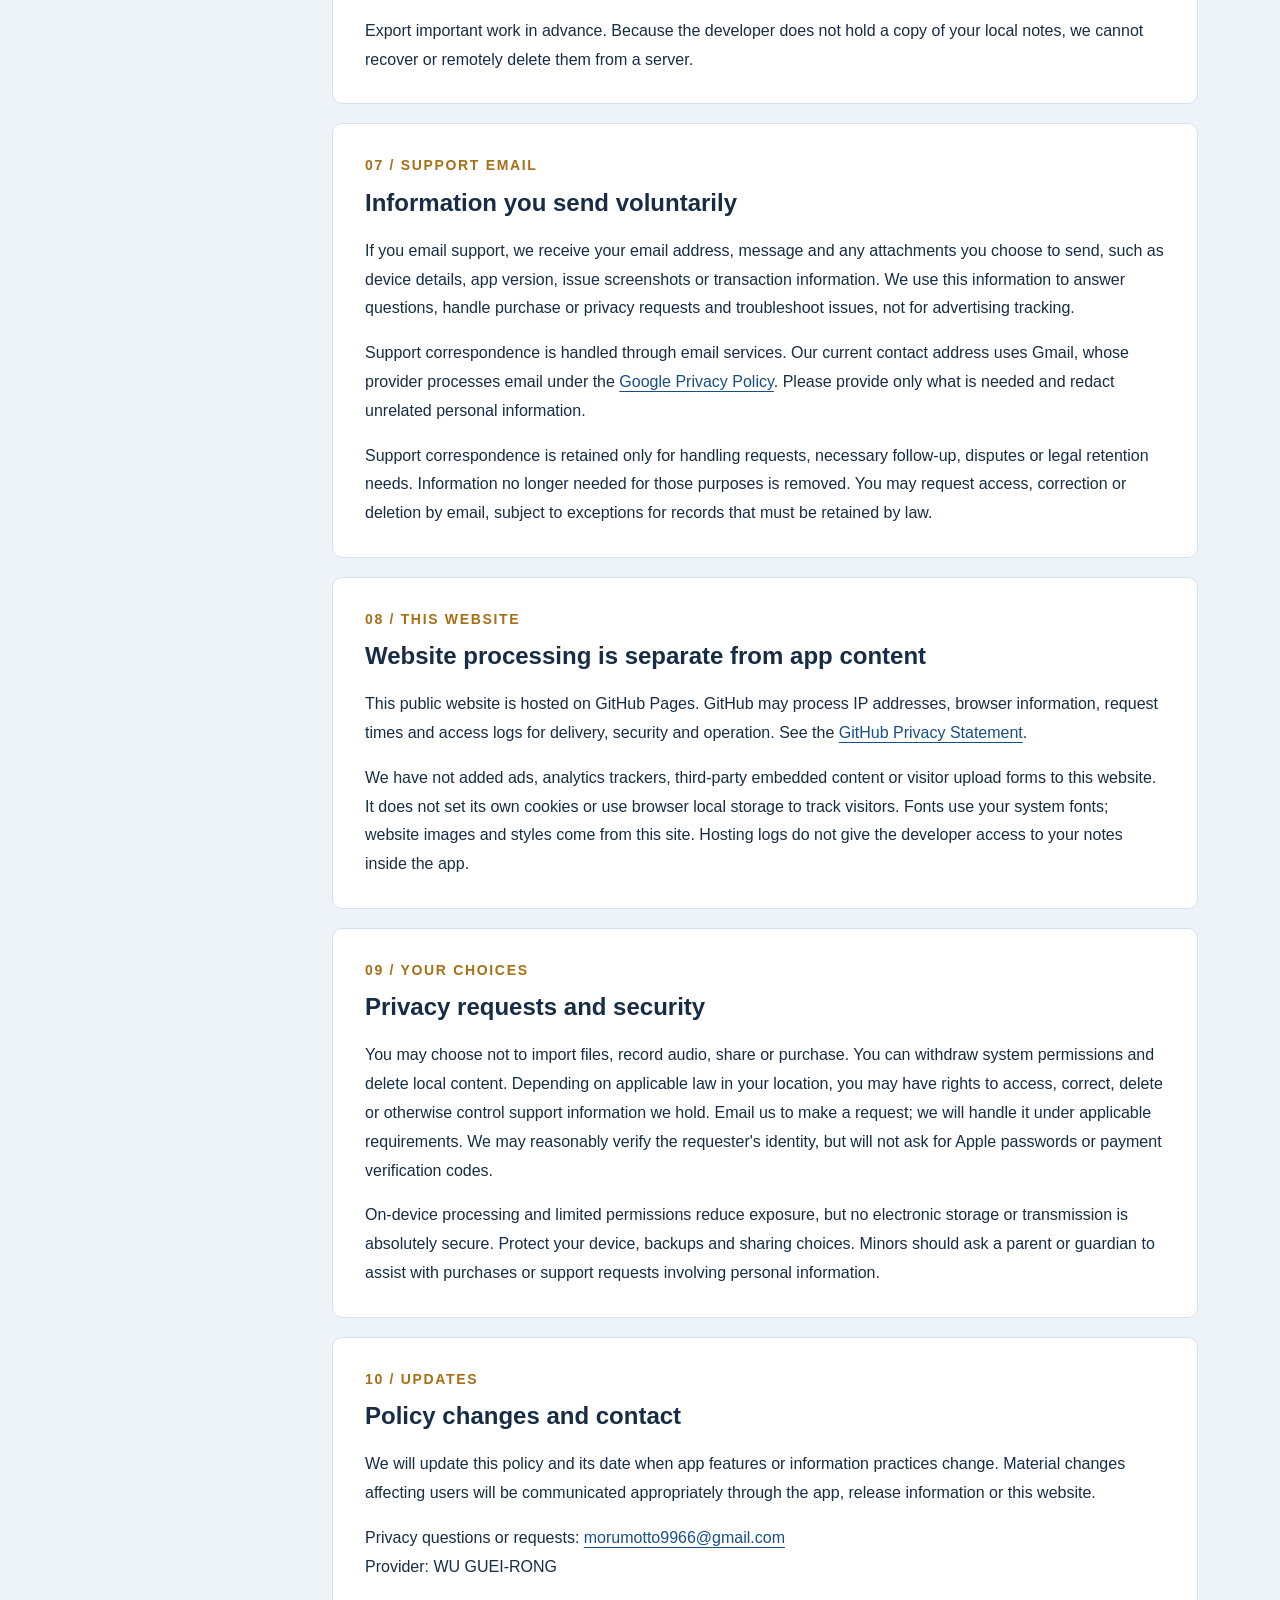
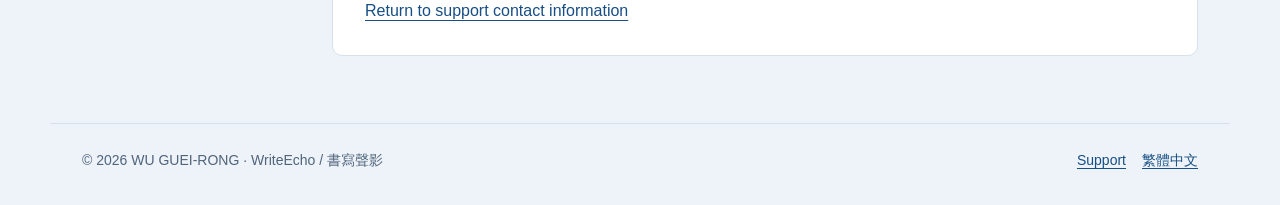
<file: privacy-en.html>
<!doctype html>
<html lang="en"><head>
  <meta charset="utf-8"><meta name="viewport" content="width=device-width, initial-scale=1">
  <meta name="description" content="WriteEcho privacy policy: on-device notes and imports, microphone and whiteboard recording, Apple purchases, retention and deletion, support correspondence and website hosting.">
  <meta name="referrer" content="strict-origin-when-cross-origin"><title>Privacy Policy | WriteEcho</title>
  <link rel="icon" href="app-icon.png" type="image/png"><link rel="stylesheet" href="styles.css"><link rel="alternate" hreflang="zh-Hant" href="privacy.html">
</head><body>
  <a class="skip" href="#main">Skip to content</a>
  <header class="header"><div class="header-inner"><a class="brand" href="en.html"><img src="app-icon.png" width="48" height="48" alt=""><span><strong>WriteEcho</strong><small>Handwritten Notes · 書寫聲影</small></span></a><nav class="top-nav" aria-label="Main navigation"><a href="en.html">Support</a><a href="privacy-en.html" aria-current="page">Privacy</a><a class="language" href="privacy.html" lang="zh-Hant" hreflang="zh-Hant">繁體中文</a></nav></div></header>
  <div class="layout"><aside class="sidebar"><p class="eyebrow">ON THIS PAGE</p><nav aria-label="On this page"><a href="#scope">Scope</a><a href="#local-data">Notes and files</a><a href="#microphone">Microphone and video</a><a href="#purchases">Purchase information</a><a href="#sharing">Connections and sharing</a><a href="#retention">Retention and deletion</a><a href="#contact-data">Support correspondence</a><a href="#website">This website</a><a href="#rights">Privacy requests</a></nav><p class="side-note">This policy distinguishes on-device app processing from services you choose to use, including the store, this website and email support.</p></aside>
  <main class="content policy" id="main"><div class="intro"><p class="eyebrow">WRITEECHO PRIVACY</p><h1>Privacy policy</h1><p class="lead">Your notes stay on your device. Here is how information is handled when you use the app, make a purchase, share your work or contact support.</p><p class="meta">Last updated and effective: October 5, 2026<br>Applies to WriteEcho / 書寫聲影 version 1.0</p></div>
    <section class="section" id="scope"><span class="section-number">01 / SCOPE</span><h2>Provider and approach</h2><p>This policy applies to WriteEcho: Handwritten Notes, also named <span lang="zh-Hant">書寫聲影－手寫影音筆記</span> (the app), and this support website, provided by WU GUEI-RONG. Contact: <a href="mailto:morumotto9966@gmail.com">morumotto9966@gmail.com</a>.</p><p>The app has no developer-operated account registration system or cloud server for your notes. Core handwriting, import and video processing take place on your device. Notes, backgrounds and microphone recordings are not automatically uploaded to the developer.</p><p>On-device processing does not mean no information is ever processed. Apple purchase services, sharing services you select, website hosting and support email have separate information flows described below.</p></section>
    <section class="section" id="local-data"><span class="section-number">02 / NOTES AND IMPORTS</span><h2>Content you create or select</h2><ul><li><strong>Projects and notes:</strong> project names, update times, pages, stroke coordinates and appearance, text, shapes, paper and background settings are used to display, edit and reopen your work.</li><li><strong>Images and PDFs:</strong> the app reads and processes files you choose and stores page backgrounds. PDF parsing and image processing happen on your device, not on a developer-operated conversion server.</li><li><strong>Local settings and indexes:</strong> necessary preferences, project and video-draft indexes, and cached status used for display are stored locally. The app uses WebView IndexedDB/local storage and device file storage to provide its features.</li></ul><p>You select files or photos through system interfaces. If you choose a file from a cloud provider, the operating system and that service manage its download and associated information processing.</p></section>
    <section class="section" id="microphone"><span class="section-number">03 / PERMISSIONS AND VIDEO</span><h2>Microphone access is for recording you choose</h2><p>The app captures audio only when you choose whiteboard recording with audio and grant microphone access. Audio is combined with the whiteboard video. Silent recording does not use the microphone. Denying access does not prevent ordinary handwriting or silent recording.</p><p>Whiteboard recording is not camera recording and does not record other apps' screens. Temporary segments may be written to device storage while recording; the microphone track is closed when recording stops. Video sources, edit settings and drafts may remain on the device for later editing and are managed separately from disposable sharing or processing files.</p><p>You may stop recording or withdraw microphone permission in iOS/iPadOS Settings. Withdrawing permission does not delete earlier recordings. Delete existing drafts or exported files separately.</p></section>
    <section class="section" id="purchases"><span class="section-number">04 / IN-APP PURCHASES</span><h2>Apple handles payment and purchase verification</h2><p>The full version is a one-time, non-consumable in-app purchase. Through Apple StoreKit, the app obtains product details, prices, verified transactions and current purchase entitlement to enable features, restore purchases and handle cancelled or revoked purchase states.</p><p>The app may cache purchase status locally for display, but entitlement remains based on Apple's verification results. The app does not ask you to give the developer your Apple Account password, payment-card number or full payment details. It does not send receipts to a developer-operated verification server.</p><p>Apple processes store account, transaction and payment information and may provide sales or financial reports to the developer under its service terms. Apple's processing is subject to the <a href="https://www.apple.com/legal/privacy/">Apple Privacy Policy</a>. Restoring purchases does not upload or restore notes.</p></section>
    <section class="section" id="sharing"><span class="section-number">05 / CONNECTIONS AND SHARING</span><h2>You choose whether to use other services</h2><ul><li>This version has no third-party advertising SDK, behavioral analytics tracking service or cross-app/site tracking feature. It does not sell your notes, recordings or imported content.</li><li>Code, fonts, icons and PDF components are packaged with the app; loading these assets does not require connections to third-party content delivery networks.</li><li>Purchases, restoration and product-information queries may connect to Apple. These are separate from core on-device features.</li><li>When you choose the system share sheet, send email, save to a cloud location or open an external link, selected content or ordinary network information is provided to the relevant service for that action. Your selected provider manages its subsequent handling.</li></ul><p>Third-party software notices can be read offline in the app. Using an open-source component for on-device processing does not mean its authors receive your notes.</p></section>
    <section class="section" id="retention"><span class="section-number">06 / RETENTION AND DELETION</span><h2>Local work and exported copies</h2><ul><li>Projects, pages, backgrounds and video drafts remain on the current device until you use the corresponding delete controls, clear app data or remove the app. The developer does not provide a cloud copy of your notes.</li><li>You can delete individual pages, whole projects or video drafts. Deleting a page or project does not automatically delete exported files or separately retained video drafts.</li><li>Temporary sharing and processing files are handled according to task completion and system cleanup. Unfinished work, source videos or editing drafts may continue to use storage.</li><li>PDFs, PNGs, videos and shared copies saved in Photos, Files, cloud storage or another app must be managed or deleted in that location. Apple transaction records follow Apple's retention rules; removing the app does not delete the transaction.</li><li>If you enable system backup or device migration, retention and transfer depend on system settings and provider policies, rather than an app-provided sync feature.</li></ul><p>Export important work in advance. Because the developer does not hold a copy of your local notes, we cannot recover or remotely delete them from a server.</p></section>
    <section class="section" id="contact-data"><span class="section-number">07 / SUPPORT EMAIL</span><h2>Information you send voluntarily</h2><p>If you email support, we receive your email address, message and any attachments you choose to send, such as device details, app version, issue screenshots or transaction information. We use this information to answer questions, handle purchase or privacy requests and troubleshoot issues, not for advertising tracking.</p><p>Support correspondence is handled through email services. Our current contact address uses Gmail, whose provider processes email under the <a href="https://policies.google.com/privacy">Google Privacy Policy</a>. Please provide only what is needed and redact unrelated personal information.</p><p>Support correspondence is retained only for handling requests, necessary follow-up, disputes or legal retention needs. Information no longer needed for those purposes is removed. You may request access, correction or deletion by email, subject to exceptions for records that must be retained by law.</p></section>
    <section class="section" id="website"><span class="section-number">08 / THIS WEBSITE</span><h2>Website processing is separate from app content</h2><p>This public website is hosted on GitHub Pages. GitHub may process IP addresses, browser information, request times and access logs for delivery, security and operation. See the <a href="https://docs.github.com/en/site-policy/privacy-policies/github-general-privacy-statement">GitHub Privacy Statement</a>.</p><p>We have not added ads, analytics trackers, third-party embedded content or visitor upload forms to this website. It does not set its own cookies or use browser local storage to track visitors. Fonts use your system fonts; website images and styles come from this site. Hosting logs do not give the developer access to your notes inside the app.</p></section>
    <section class="section" id="rights"><span class="section-number">09 / YOUR CHOICES</span><h2>Privacy requests and security</h2><p>You may choose not to import files, record audio, share or purchase. You can withdraw system permissions and delete local content. Depending on applicable law in your location, you may have rights to access, correct, delete or otherwise control support information we hold. Email us to make a request; we will handle it under applicable requirements. We may reasonably verify the requester's identity, but will not ask for Apple passwords or payment verification codes.</p><p>On-device processing and limited permissions reduce exposure, but no electronic storage or transmission is absolutely secure. Protect your device, backups and sharing choices. Minors should ask a parent or guardian to assist with purchases or support requests involving personal information.</p></section>
    <section class="section" id="updates"><span class="section-number">10 / UPDATES</span><h2>Policy changes and contact</h2><p>We will update this policy and its date when app features or information practices change. Material changes affecting users will be communicated appropriately through the app, release information or this website.</p><p>Privacy questions or requests: <a href="mailto:morumotto9966@gmail.com?subject=WriteEcho%20Privacy">morumotto9966@gmail.com</a><br>Provider: WU GUEI-RONG</p><p><a href="en.html#contact">Return to support contact information</a></p></section>
  </main></div><footer class="footer"><p>© 2026 WU GUEI-RONG · WriteEcho / 書寫聲影</p><div class="footer-links"><a href="en.html">Support</a><a href="privacy.html" lang="zh-Hant">繁體中文</a></div></footer>
</body></html>
</file>
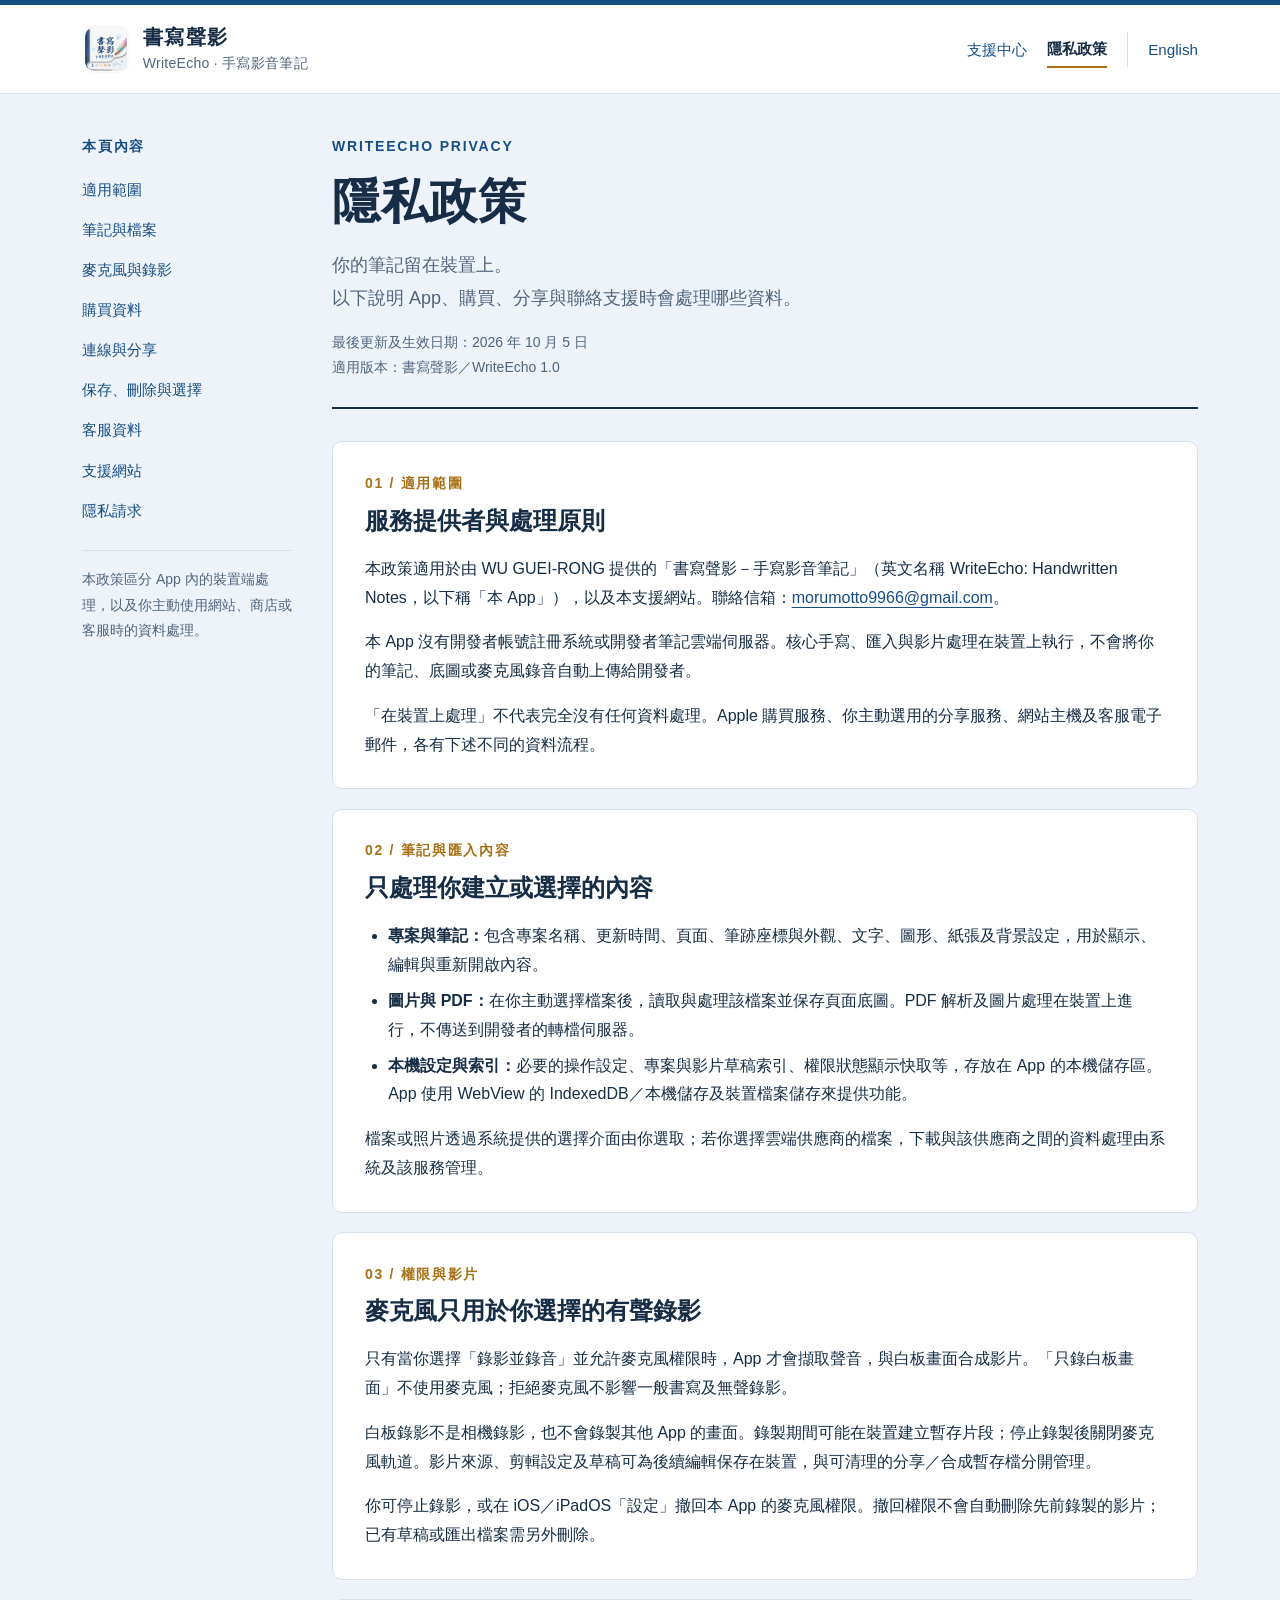
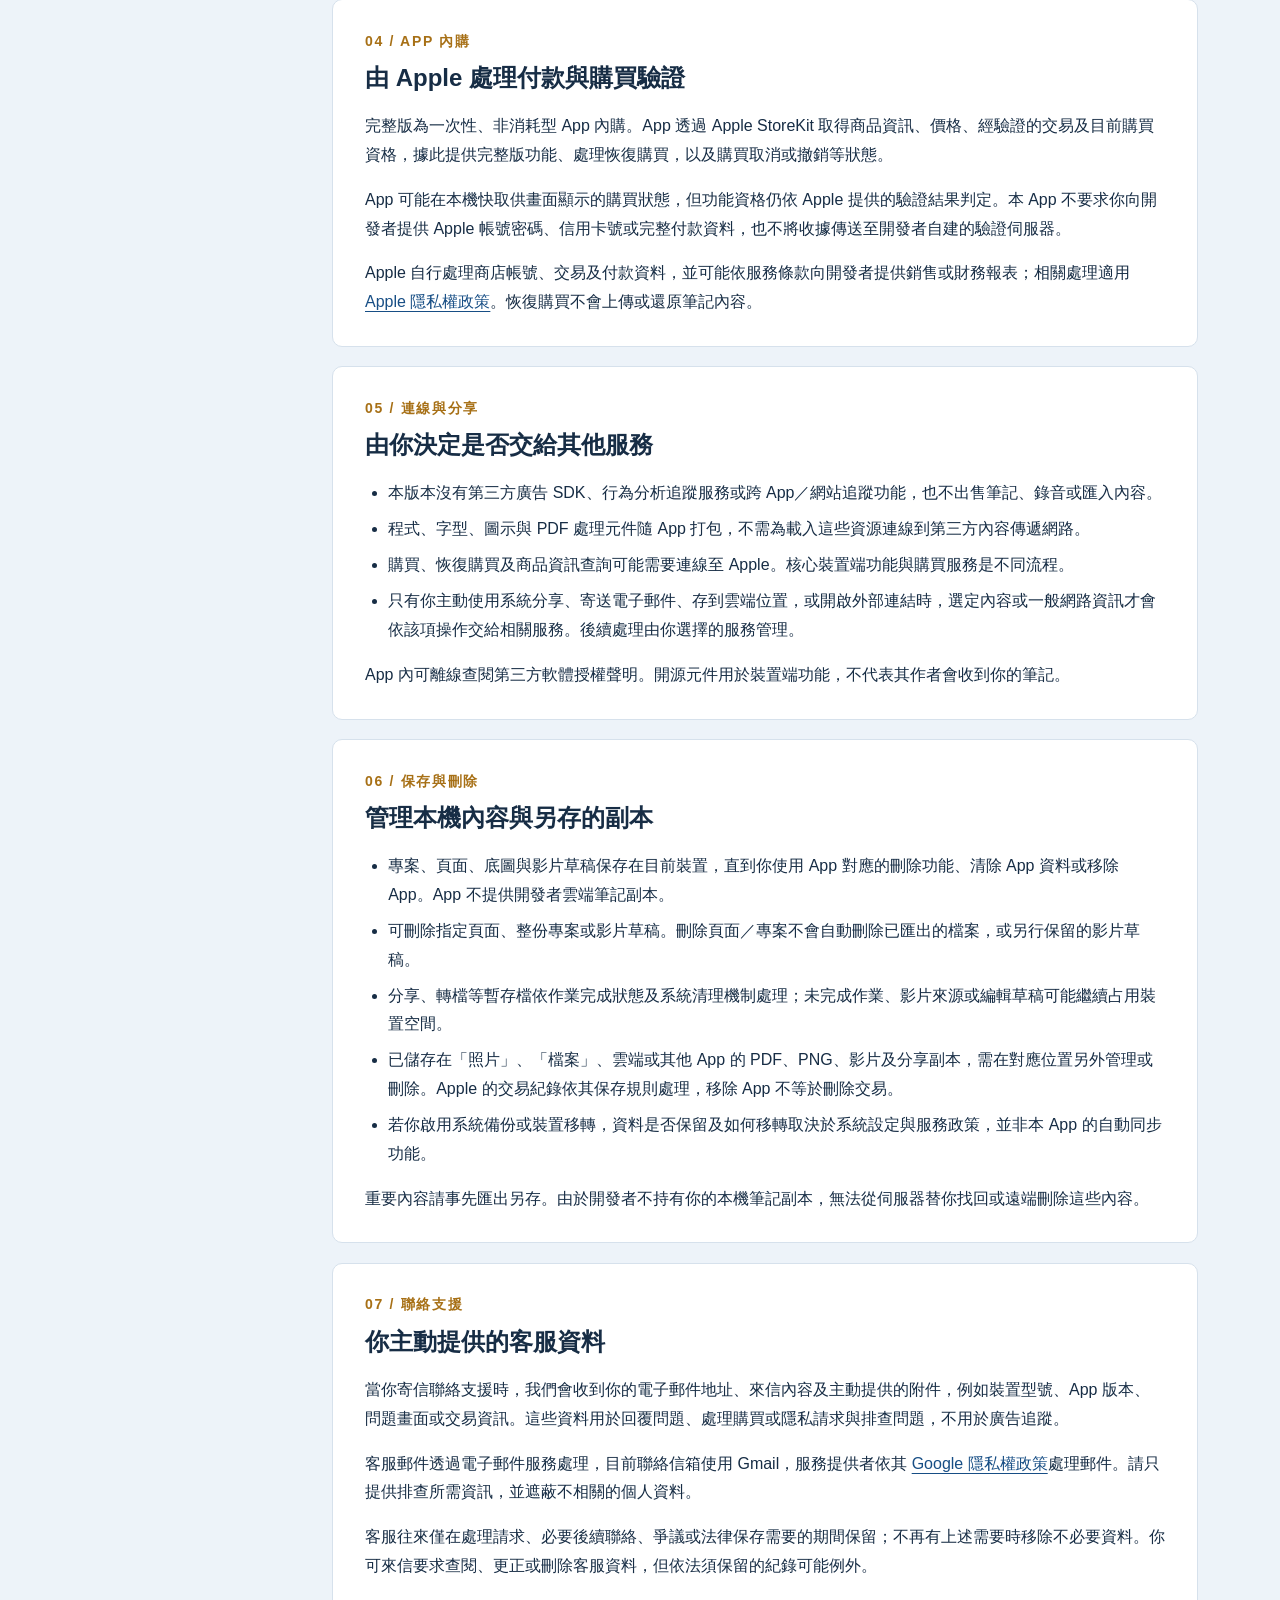
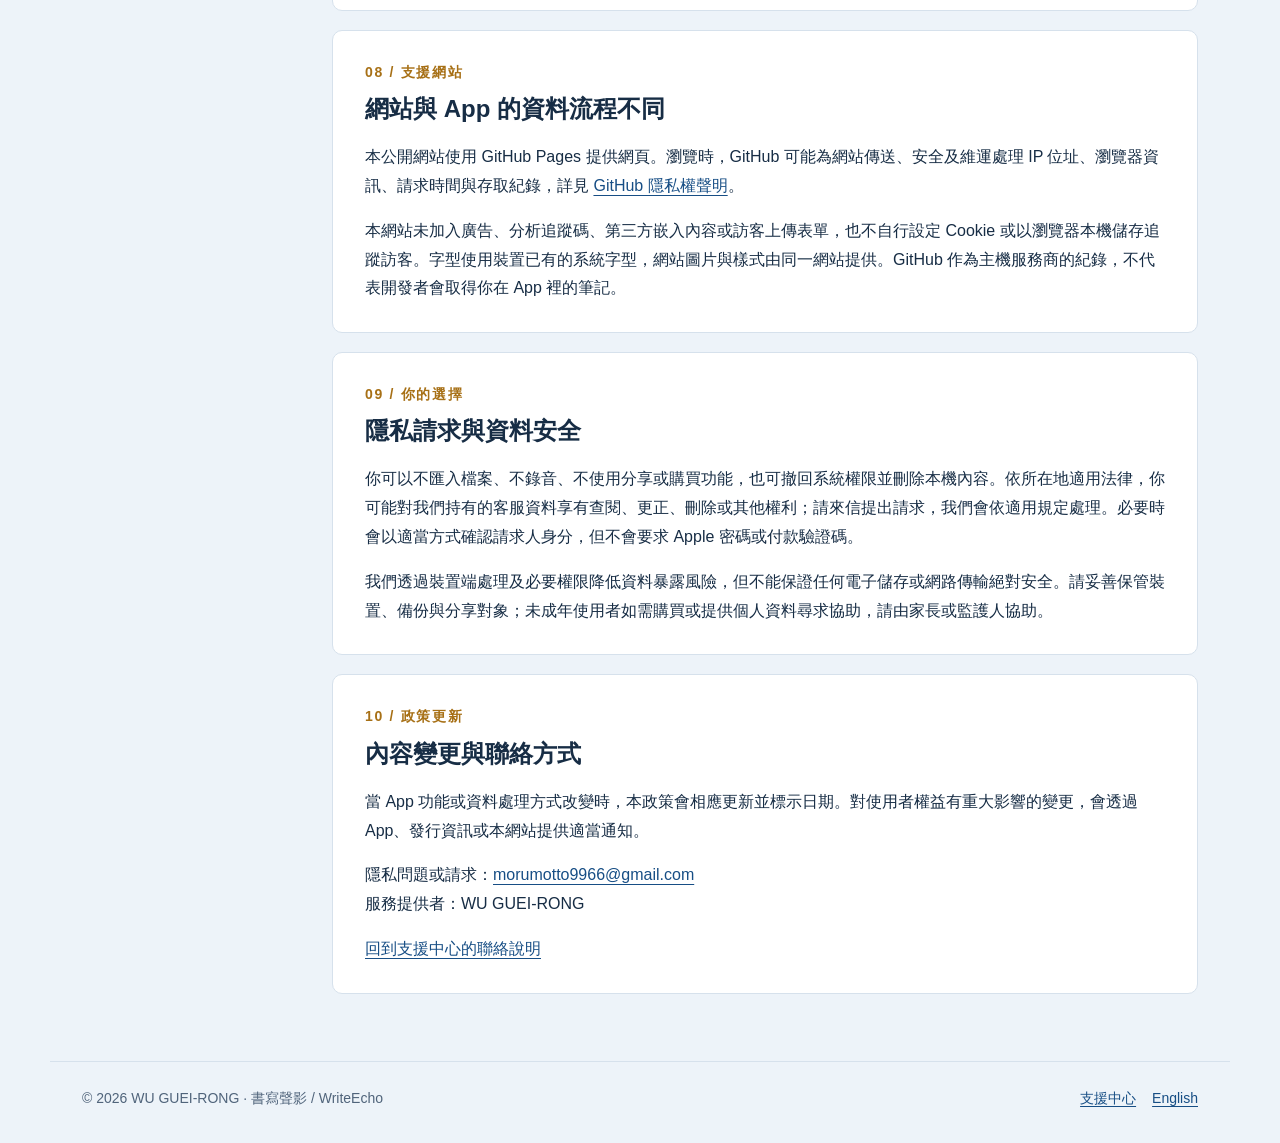
<file: privacy.html>
<!doctype html>
<html lang="zh-Hant"><head>
  <meta charset="utf-8"><meta name="viewport" content="width=device-width, initial-scale=1">
  <meta name="description" content="書寫聲影／WriteEcho 隱私政策：筆記與匯入內容、麥克風、白板錄影、Apple 內購、資料保存與刪除，以及支援網站與客服資料。">
  <meta name="referrer" content="strict-origin-when-cross-origin"><title>隱私政策｜書寫聲影・WriteEcho</title>
  <link rel="icon" href="app-icon.png" type="image/png"><link rel="stylesheet" href="styles.css"><link rel="alternate" hreflang="en" href="privacy-en.html">
</head><body>
  <a class="skip" href="#main">跳至主要內容</a>
  <header class="header"><div class="header-inner"><a class="brand" href="index.html"><img src="app-icon.png" width="48" height="48" alt=""><span><strong>書寫聲影</strong><small>WriteEcho · 手寫影音筆記</small></span></a><nav class="top-nav" aria-label="網站導覽"><a href="index.html">支援中心</a><a href="privacy.html" aria-current="page">隱私政策</a><a class="language" href="privacy-en.html" lang="en" hreflang="en">English</a></nav></div></header>
  <div class="layout"><aside class="sidebar"><p class="eyebrow">本頁內容</p><nav aria-label="頁內導覽"><a href="#scope">適用範圍</a><a href="#local-data">筆記與檔案</a><a href="#microphone">麥克風與錄影</a><a href="#purchases">購買資料</a><a href="#sharing">連線與分享</a><a href="#retention">保存、刪除與選擇</a><a href="#contact-data">客服資料</a><a href="#website">支援網站</a><a href="#rights">隱私請求</a></nav><p class="side-note">本政策區分 App 內的裝置端處理，以及你主動使用網站、商店或客服時的資料處理。</p></aside>
  <main class="content policy" id="main"><div class="intro"><p class="eyebrow">WRITEECHO PRIVACY</p><h1>隱私政策</h1><p class="lead">你的筆記留在裝置上。<br>以下說明 App、購買、分享與聯絡支援時會處理哪些資料。</p><p class="meta">最後更新及生效日期：2026 年 10 月 5 日<br>適用版本：書寫聲影／WriteEcho 1.0</p></div>
    <section class="section" id="scope"><span class="section-number">01 / 適用範圍</span><h2>服務提供者與處理原則</h2><p>本政策適用於由 WU GUEI-RONG 提供的「書寫聲影－手寫影音筆記」（英文名稱 WriteEcho: Handwritten Notes，以下稱「本 App」），以及本支援網站。聯絡信箱：<a href="mailto:morumotto9966@gmail.com">morumotto9966@gmail.com</a>。</p><p>本 App 沒有開發者帳號註冊系統或開發者筆記雲端伺服器。核心手寫、匯入與影片處理在裝置上執行，不會將你的筆記、底圖或麥克風錄音自動上傳給開發者。</p><p>「在裝置上處理」不代表完全沒有任何資料處理。Apple 購買服務、你主動選用的分享服務、網站主機及客服電子郵件，各有下述不同的資料流程。</p></section>
    <section class="section" id="local-data"><span class="section-number">02 / 筆記與匯入內容</span><h2>只處理你建立或選擇的內容</h2><ul><li><strong>專案與筆記：</strong>包含專案名稱、更新時間、頁面、筆跡座標與外觀、文字、圖形、紙張及背景設定，用於顯示、編輯與重新開啟內容。</li><li><strong>圖片與 PDF：</strong>在你主動選擇檔案後，讀取與處理該檔案並保存頁面底圖。PDF 解析及圖片處理在裝置上進行，不傳送到開發者的轉檔伺服器。</li><li><strong>本機設定與索引：</strong>必要的操作設定、專案與影片草稿索引、權限狀態顯示快取等，存放在 App 的本機儲存區。App 使用 WebView 的 IndexedDB／本機儲存及裝置檔案儲存來提供功能。</li></ul><p>檔案或照片透過系統提供的選擇介面由你選取；若你選擇雲端供應商的檔案，下載與該供應商之間的資料處理由系統及該服務管理。</p></section>
    <section class="section" id="microphone"><span class="section-number">03 / 權限與影片</span><h2>麥克風只用於你選擇的有聲錄影</h2><p>只有當你選擇「錄影並錄音」並允許麥克風權限時，App 才會擷取聲音，與白板畫面合成影片。「只錄白板畫面」不使用麥克風；拒絕麥克風不影響一般書寫及無聲錄影。</p><p>白板錄影不是相機錄影，也不會錄製其他 App 的畫面。錄製期間可能在裝置建立暫存片段；停止錄製後關閉麥克風軌道。影片來源、剪輯設定及草稿可為後續編輯保存在裝置，與可清理的分享／合成暫存檔分開管理。</p><p>你可停止錄影，或在 iOS／iPadOS「設定」撤回本 App 的麥克風權限。撤回權限不會自動刪除先前錄製的影片；已有草稿或匯出檔案需另外刪除。</p></section>
    <section class="section" id="purchases"><span class="section-number">04 / APP 內購</span><h2>由 Apple 處理付款與購買驗證</h2><p>完整版為一次性、非消耗型 App 內購。App 透過 Apple StoreKit 取得商品資訊、價格、經驗證的交易及目前購買資格，據此提供完整版功能、處理恢復購買，以及購買取消或撤銷等狀態。</p><p>App 可能在本機快取供畫面顯示的購買狀態，但功能資格仍依 Apple 提供的驗證結果判定。本 App 不要求你向開發者提供 Apple 帳號密碼、信用卡號或完整付款資料，也不將收據傳送至開發者自建的驗證伺服器。</p><p>Apple 自行處理商店帳號、交易及付款資料，並可能依服務條款向開發者提供銷售或財務報表；相關處理適用 <a href="https://www.apple.com/legal/privacy/">Apple 隱私權政策</a>。恢復購買不會上傳或還原筆記內容。</p></section>
    <section class="section" id="sharing"><span class="section-number">05 / 連線與分享</span><h2>由你決定是否交給其他服務</h2><ul><li>本版本沒有第三方廣告 SDK、行為分析追蹤服務或跨 App／網站追蹤功能，也不出售筆記、錄音或匯入內容。</li><li>程式、字型、圖示與 PDF 處理元件隨 App 打包，不需為載入這些資源連線到第三方內容傳遞網路。</li><li>購買、恢復購買及商品資訊查詢可能需要連線至 Apple。核心裝置端功能與購買服務是不同流程。</li><li>只有你主動使用系統分享、寄送電子郵件、存到雲端位置，或開啟外部連結時，選定內容或一般網路資訊才會依該項操作交給相關服務。後續處理由你選擇的服務管理。</li></ul><p>App 內可離線查閱第三方軟體授權聲明。開源元件用於裝置端功能，不代表其作者會收到你的筆記。</p></section>
    <section class="section" id="retention"><span class="section-number">06 / 保存與刪除</span><h2>管理本機內容與另存的副本</h2><ul><li>專案、頁面、底圖與影片草稿保存在目前裝置，直到你使用 App 對應的刪除功能、清除 App 資料或移除 App。App 不提供開發者雲端筆記副本。</li><li>可刪除指定頁面、整份專案或影片草稿。刪除頁面／專案不會自動刪除已匯出的檔案，或另行保留的影片草稿。</li><li>分享、轉檔等暫存檔依作業完成狀態及系統清理機制處理；未完成作業、影片來源或編輯草稿可能繼續占用裝置空間。</li><li>已儲存在「照片」、「檔案」、雲端或其他 App 的 PDF、PNG、影片及分享副本，需在對應位置另外管理或刪除。Apple 的交易紀錄依其保存規則處理，移除 App 不等於刪除交易。</li><li>若你啟用系統備份或裝置移轉，資料是否保留及如何移轉取決於系統設定與服務政策，並非本 App 的自動同步功能。</li></ul><p>重要內容請事先匯出另存。由於開發者不持有你的本機筆記副本，無法從伺服器替你找回或遠端刪除這些內容。</p></section>
    <section class="section" id="contact-data"><span class="section-number">07 / 聯絡支援</span><h2>你主動提供的客服資料</h2><p>當你寄信聯絡支援時，我們會收到你的電子郵件地址、來信內容及主動提供的附件，例如裝置型號、App 版本、問題畫面或交易資訊。這些資料用於回覆問題、處理購買或隱私請求與排查問題，不用於廣告追蹤。</p><p>客服郵件透過電子郵件服務處理，目前聯絡信箱使用 Gmail，服務提供者依其 <a href="https://policies.google.com/privacy">Google 隱私權政策</a>處理郵件。請只提供排查所需資訊，並遮蔽不相關的個人資料。</p><p>客服往來僅在處理請求、必要後續聯絡、爭議或法律保存需要的期間保留；不再有上述需要時移除不必要資料。你可來信要求查閱、更正或刪除客服資料，但依法須保留的紀錄可能例外。</p></section>
    <section class="section" id="website"><span class="section-number">08 / 支援網站</span><h2>網站與 App 的資料流程不同</h2><p>本公開網站使用 GitHub Pages 提供網頁。瀏覽時，GitHub 可能為網站傳送、安全及維運處理 IP 位址、瀏覽器資訊、請求時間與存取紀錄，詳見 <a href="https://docs.github.com/en/site-policy/privacy-policies/github-general-privacy-statement">GitHub 隱私權聲明</a>。</p><p>本網站未加入廣告、分析追蹤碼、第三方嵌入內容或訪客上傳表單，也不自行設定 Cookie 或以瀏覽器本機儲存追蹤訪客。字型使用裝置已有的系統字型，網站圖片與樣式由同一網站提供。GitHub 作為主機服務商的紀錄，不代表開發者會取得你在 App 裡的筆記。</p></section>
    <section class="section" id="rights"><span class="section-number">09 / 你的選擇</span><h2>隱私請求與資料安全</h2><p>你可以不匯入檔案、不錄音、不使用分享或購買功能，也可撤回系統權限並刪除本機內容。依所在地適用法律，你可能對我們持有的客服資料享有查閱、更正、刪除或其他權利；請來信提出請求，我們會依適用規定處理。必要時會以適當方式確認請求人身分，但不會要求 Apple 密碼或付款驗證碼。</p><p>我們透過裝置端處理及必要權限降低資料暴露風險，但不能保證任何電子儲存或網路傳輸絕對安全。請妥善保管裝置、備份與分享對象；未成年使用者如需購買或提供個人資料尋求協助，請由家長或監護人協助。</p></section>
    <section class="section" id="updates"><span class="section-number">10 / 政策更新</span><h2>內容變更與聯絡方式</h2><p>當 App 功能或資料處理方式改變時，本政策會相應更新並標示日期。對使用者權益有重大影響的變更，會透過 App、發行資訊或本網站提供適當通知。</p><p>隱私問題或請求：<a href="mailto:morumotto9966@gmail.com?subject=WriteEcho%20Privacy">morumotto9966@gmail.com</a><br>服務提供者：WU GUEI-RONG</p><p><a href="index.html#contact">回到支援中心的聯絡說明</a></p></section>
  </main></div><footer class="footer"><p>© 2026 WU GUEI-RONG · 書寫聲影 / WriteEcho</p><div class="footer-links"><a href="index.html">支援中心</a><a href="privacy-en.html" lang="en">English</a></div></footer>
</body></html>
</file>
<file: styles.css>
:root{color-scheme:light;--ink:#172d45;--muted:#50647b;--blue:#174e85;--line:#d6e1ec;--paper:#fff;--wash:#edf3f9;--gold:#a77016;font-family:-apple-system,BlinkMacSystemFont,"PingFang TC","Noto Sans TC","Microsoft JhengHei",sans-serif;font-size:16px;line-height:1.8}
*{box-sizing:border-box}html{scroll-padding-top:1.5rem}body{margin:0;color:var(--ink);background:var(--wash)}a{color:var(--blue);text-underline-offset:.23em;overflow-wrap:anywhere}a:hover{text-decoration-thickness:2px}a:focus-visible,summary:focus-visible{outline:3px solid #b66a00;outline-offset:5px;border-radius:3px}h1,h2,h3,p{margin-top:0}h1{font-size:clamp(2rem,4vw,3rem);line-height:1.3;letter-spacing:.015em;margin-bottom:1rem}h2{font-size:1.5rem;line-height:1.5;margin-bottom:1rem}h3{font-size:1.08rem;line-height:1.6;margin-bottom:.5rem}p{margin-bottom:1rem}p:last-child{margin-bottom:0}ul,ol{padding-left:1.45rem;margin:.5rem 0 1rem}li+li{margin-top:.45rem}img{max-width:100%;height:auto}strong{font-weight:650}code{font-size:.95em;overflow-wrap:anywhere}section[id]{scroll-margin-top:1.5rem}
.skip{position:absolute;top:-100px;left:1rem;z-index:10;background:var(--paper);padding:.6rem 1rem}.skip:focus{top:1rem}.header{border-top:5px solid var(--blue);border-bottom:1px solid var(--line);background:var(--paper)}.header-inner{max-width:1180px;margin:auto;padding:1.1rem 2rem;display:flex;align-items:center;gap:1.25rem;flex-wrap:wrap}.brand{display:flex;align-items:center;gap:.8rem;text-decoration:none;color:var(--ink);margin-right:auto}.brand img{width:48px;height:48px;border-radius:11px}.brand strong{display:block;font-size:1.25rem;line-height:1.4;letter-spacing:.07em}.brand small{display:block;font-size:.875rem;color:var(--muted);letter-spacing:.02em}.top-nav{display:flex;gap:1.25rem;align-items:center;flex-wrap:wrap;font-size:.95rem}.top-nav a{padding:.25rem 0;text-decoration:none}.top-nav [aria-current=page]{color:var(--ink);font-weight:700;border-bottom:2px solid var(--gold)}.language{border-left:1px solid var(--line);padding-left:1.25rem!important}
.layout{max-width:1180px;margin:0 auto;padding:2.5rem 2rem 3rem;display:grid;grid-template-columns:210px minmax(0,1fr);gap:2.5rem;align-items:start}.sidebar{position:sticky;top:1.5rem}.sidebar .eyebrow{margin-bottom:.6rem}.sidebar a{display:block;text-decoration:none;padding:.4rem 0;font-size:.95rem}.sidebar a:hover{text-decoration:underline}.side-note{border-top:1px solid var(--line);margin-top:1.25rem;padding-top:1rem;color:var(--muted);font-size:.875rem}.content{min-width:0}.intro{margin-bottom:2rem;border-bottom:2px solid var(--ink);padding-bottom:1.7rem}.eyebrow{font-size:.875rem;font-weight:700;letter-spacing:.13em;color:var(--blue);margin-bottom:.7rem}.lead{font-size:1.125rem;max-width:40em;color:var(--muted)}.meta{font-size:.875rem;color:var(--muted);margin-top:.8rem}.chips{display:flex;gap:.5rem;flex-wrap:wrap;margin-top:1.2rem}.chips span{font-size:.875rem;border:1px solid #b9cde0;border-radius:3px;padding:.18rem .65rem;background:#f9fcff}.section{background:var(--paper);border:1px solid var(--line);border-radius:10px;padding:1.8rem 2rem;margin-bottom:1.2rem}.section-number{display:block;color:var(--gold);font-size:.875rem;font-weight:700;letter-spacing:.12em;margin-bottom:.4rem}.notice{padding:1rem 1.2rem;border-left:3px solid var(--blue);background:#eef5fc;margin:1.15rem 0}.notice.warning{background:#fff8e9;border-color:var(--gold)}.steps{counter-reset:steps;list-style:none;padding:0}.steps>li{position:relative;padding-left:2.5rem;margin-bottom:1.2rem}.steps>li:before{counter-increment:steps;content:counter(steps);position:absolute;left:0;top:.05rem;color:var(--blue);font-weight:700;border:1px solid #c1d4e6;width:1.8rem;height:1.8rem;line-height:1.7rem;text-align:center;border-radius:4px}.steps p{margin:.3rem 0 0;color:var(--muted)}.table-wrap{width:100%;margin-bottom:1rem}table{width:100%;border-collapse:collapse;table-layout:fixed;font-size:.95rem}th,td{text-align:left;vertical-align:top;padding:.85rem .7rem;border-bottom:1px solid var(--line);overflow-wrap:anywhere}thead th{background:#edf3f9;color:var(--blue)}th:first-child{width:24%}tbody th{font-weight:600}details{border-top:1px solid var(--line);padding:1rem 0}details:last-child{padding-bottom:0}summary{cursor:pointer;font-weight:650;color:var(--ink)}details p,details ul{margin-top:.8rem}.contact{background:var(--ink);color:white;border:0}.contact a{color:#fff}.contact .section-number{color:#efc885}.contact .email{font-size:clamp(1rem,2.5vw,1.35rem);font-weight:650}.contact small{font-size:.875rem;color:#d4e3f2}.policy p,.policy li{max-width:70em}.footer{max-width:1180px;margin:auto;padding:1.5rem 2rem 2rem;border-top:1px solid var(--line);color:var(--muted);display:flex;justify-content:space-between;gap:1rem;flex-wrap:wrap;font-size:.875rem}.footer p{margin:0}.footer-links{display:flex;gap:1rem;flex-wrap:wrap}
@media(max-width:850px){.layout{grid-template-columns:1fr;gap:1.5rem;padding-top:1.5rem}.sidebar{position:static;border-bottom:1px solid var(--line);padding-bottom:1rem}.sidebar nav{display:flex;flex-wrap:wrap;gap:.35rem 1.1rem}.sidebar a{padding:.15rem 0}.side-note{display:none}.sidebar .eyebrow{margin-bottom:.5rem}.intro{margin-bottom:1.4rem}}
@media(max-width:520px){.header-inner{padding:1rem 1.15rem;gap:.9rem}.brand img{width:42px;height:42px}.top-nav{width:100%;gap:1rem}.language{margin-left:auto;padding-left:1rem!important}.layout{padding:1.3rem 1rem 2rem}.section{padding:1.25rem 1.1rem;border-radius:7px}.lead{font-size:1rem}h2{font-size:1.3rem}table{font-size:.875rem}th,td{padding:.7rem .4rem}th:first-child{width:25%}.footer{padding:1.3rem 1rem}.contact .email{font-size:1rem}}
@media print{body{background:white}.header,.sidebar,.skip,.footer-links,.chips{display:none}.layout{display:block;padding:0}.section{padding:1rem 0;border:0;border-bottom:1px solid #aaa;break-inside:avoid}.contact{background:white;color:black}.contact a,.contact small{color:black}.intro{padding-bottom:1rem}.footer{padding:1rem 0}details:not([open])>*:not(summary){display:block}}
</file>
